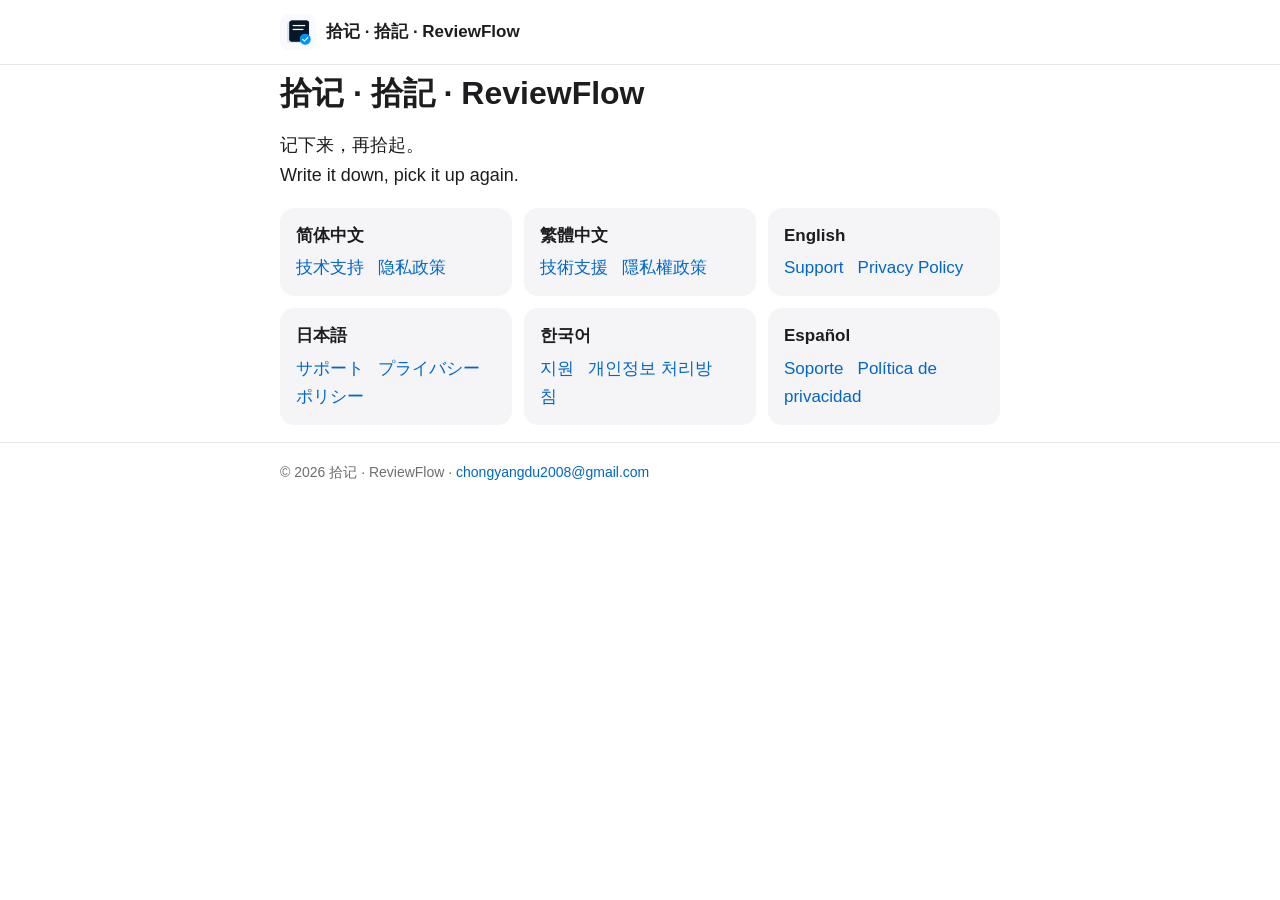
<file: index.html>
<!doctype html>
<html lang="zh-Hans">
<head>
<meta charset="utf-8">
<meta name="viewport" content="width=device-width, initial-scale=1">
<title>拾记 · 拾記 · ReviewFlow</title>
<meta name="description" content="拾记（ReviewFlow）的技术支持与隐私政策 · Support and Privacy Policy for ReviewFlow.">
<link rel="icon" href="assets/icon.png">
<link rel="stylesheet" href="style.css">
</head>
<body class="home">
<header><div class="wrap"><div class="bar"><span class="brand"><img src="assets/icon.png" alt="">拾记 · 拾記 · ReviewFlow</span></div></div></header>
<main class="wrap">
<h1>拾记 · 拾記 · ReviewFlow</h1>
<p class="lead">记下来，再拾起。<br><span lang="en">Write it down, pick it up again.</span></p>
<ul class="choices">
<li lang="zh-Hans"><strong>简体中文</strong><a href="zh-Hans/support.html">技术支持</a><a href="zh-Hans/privacy.html">隐私政策</a></li>
<li lang="zh-Hant"><strong>繁體中文</strong><a href="zh-Hant/support.html">技術支援</a><a href="zh-Hant/privacy.html">隱私權政策</a></li>
<li lang="en"><strong>English</strong><a href="en/support.html">Support</a><a href="en/privacy.html">Privacy Policy</a></li>
<li lang="ja"><strong>日本語</strong><a href="ja/support.html">サポート</a><a href="ja/privacy.html">プライバシーポリシー</a></li>
<li lang="ko"><strong>한국어</strong><a href="ko/support.html">지원</a><a href="ko/privacy.html">개인정보 처리방침</a></li>
<li lang="es"><strong>Español</strong><a href="es/support.html">Soporte</a><a href="es/privacy.html">Política de privacidad</a></li>
</ul>
</main>
<footer><div class="wrap">© 2026 拾记 · ReviewFlow · <a href="mailto:chongyangdu2008@gmail.com">chongyangdu2008@gmail.com</a></div></footer>
</body>
</html>
</file>
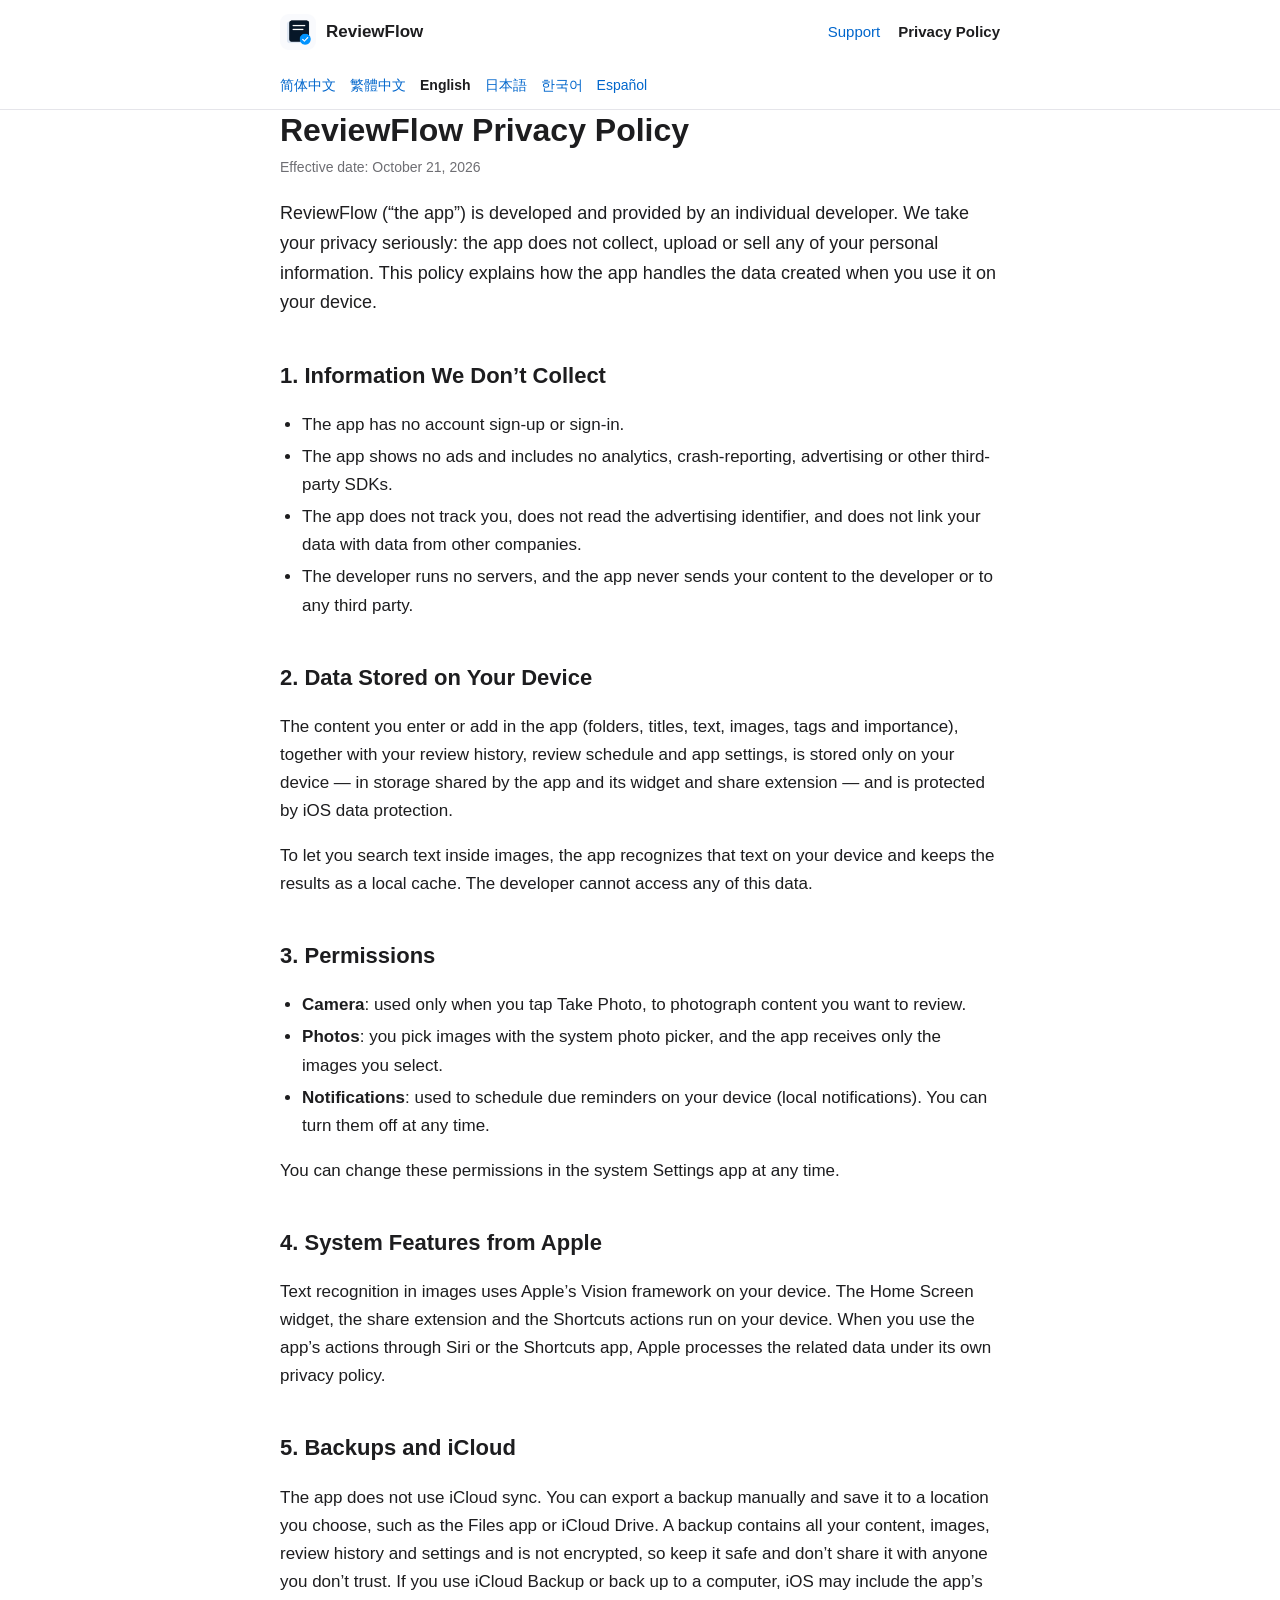
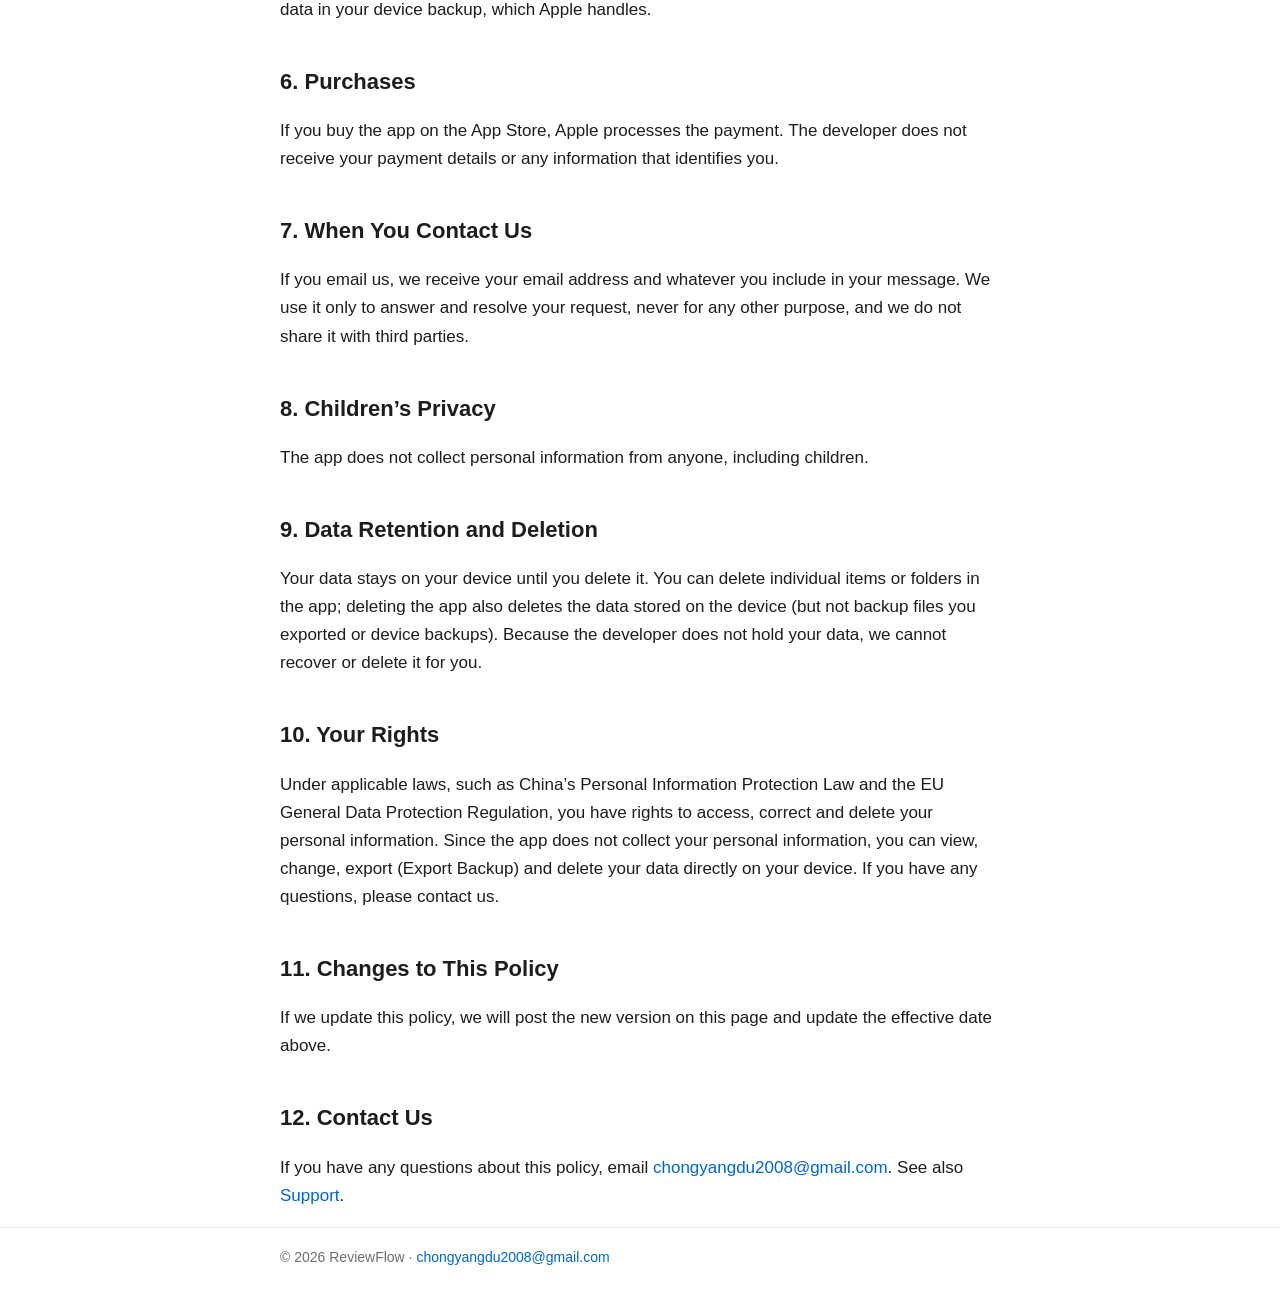
<file: en/privacy.html>
<!doctype html>
<html lang="en">
<head>
<meta charset="utf-8">
<meta name="viewport" content="width=device-width, initial-scale=1">
<title>Privacy Policy · ReviewFlow</title>
<meta name="description" content="ReviewFlow (“the app”) is developed and provided by an individual developer. We take your privacy seriously: the app does not collect, upload or sell any of your personal information. This policy explains how the app handles the data created when you use it on your device.">
<link rel="icon" href="../assets/icon.png">
<link rel="stylesheet" href="../style.css">
<link rel="alternate" hreflang="zh-Hans" href="../zh-Hans/privacy.html">
<link rel="alternate" hreflang="zh-Hant" href="../zh-Hant/privacy.html">
<link rel="alternate" hreflang="en" href="../en/privacy.html">
<link rel="alternate" hreflang="ja" href="../ja/privacy.html">
<link rel="alternate" hreflang="ko" href="../ko/privacy.html">
<link rel="alternate" hreflang="es" href="../es/privacy.html">
</head>
<body>
<header><div class="wrap">
<div class="bar"><a class="brand" href="../index.html"><img src="../assets/icon.png" alt="">ReviewFlow</a><nav class="pages"><a href="support.html">Support</a><a href="privacy.html" aria-current=page>Privacy Policy</a></nav></div>
<nav class="langs" aria-label="Language"><a href="../zh-Hans/privacy.html" lang="zh-Hans">简体中文</a> <a href="../zh-Hant/privacy.html" lang="zh-Hant">繁體中文</a> <a href="../en/privacy.html" lang="en" aria-current=true>English</a> <a href="../ja/privacy.html" lang="ja">日本語</a> <a href="../ko/privacy.html" lang="ko">한국어</a> <a href="../es/privacy.html" lang="es">Español</a></nav>
</div></header>
<main class="wrap">
<h1>ReviewFlow Privacy Policy</h1>
<p class="meta">Effective date: October 21, 2026</p>
<p class="lead">ReviewFlow (“the app”) is developed and provided by an individual developer. We take your privacy seriously: the app does not collect, upload or sell any of your personal information. This policy explains how the app handles the data created when you use it on your device.</p>
<h2>1. Information We Don’t Collect</h2>
<ul><li>The app has no account sign-up or sign-in.</li>
<li>The app shows no ads and includes no analytics, crash-reporting, advertising or other third-party SDKs.</li>
<li>The app does not track you, does not read the advertising identifier, and does not link your data with data from other companies.</li>
<li>The developer runs no servers, and the app never sends your content to the developer or to any third party.</li></ul>
<h2>2. Data Stored on Your Device</h2>
<p>The content you enter or add in the app (folders, titles, text, images, tags and importance), together with your review history, review schedule and app settings, is stored only on your device — in storage shared by the app and its widget and share extension — and is protected by iOS data protection.</p>
<p>To let you search text inside images, the app recognizes that text on your device and keeps the results as a local cache. The developer cannot access any of this data.</p>
<h2>3. Permissions</h2>
<ul><li><strong>Camera</strong>: used only when you tap Take Photo, to photograph content you want to review.</li>
<li><strong>Photos</strong>: you pick images with the system photo picker, and the app receives only the images you select.</li>
<li><strong>Notifications</strong>: used to schedule due reminders on your device (local notifications). You can turn them off at any time.</li></ul>
<p>You can change these permissions in the system Settings app at any time.</p>
<h2>4. System Features from Apple</h2>
<p>Text recognition in images uses Apple’s Vision framework on your device. The Home Screen widget, the share extension and the Shortcuts actions run on your device. When you use the app’s actions through Siri or the Shortcuts app, Apple processes the related data under its own privacy policy.</p>
<h2>5. Backups and iCloud</h2>
<p>The app does not use iCloud sync. You can export a backup manually and save it to a location you choose, such as the Files app or iCloud Drive. A backup contains all your content, images, review history and settings and is not encrypted, so keep it safe and don’t share it with anyone you don’t trust. If you use iCloud Backup or back up to a computer, iOS may include the app’s data in your device backup, which Apple handles.</p>
<h2>6. Purchases</h2>
<p>If you buy the app on the App Store, Apple processes the payment. The developer does not receive your payment details or any information that identifies you.</p>
<h2>7. When You Contact Us</h2>
<p>If you email us, we receive your email address and whatever you include in your message. We use it only to answer and resolve your request, never for any other purpose, and we do not share it with third parties.</p>
<h2>8. Children’s Privacy</h2>
<p>The app does not collect personal information from anyone, including children.</p>
<h2>9. Data Retention and Deletion</h2>
<p>Your data stays on your device until you delete it. You can delete individual items or folders in the app; deleting the app also deletes the data stored on the device (but not backup files you exported or device backups). Because the developer does not hold your data, we cannot recover or delete it for you.</p>
<h2>10. Your Rights</h2>
<p>Under applicable laws, such as China’s Personal Information Protection Law and the EU General Data Protection Regulation, you have rights to access, correct and delete your personal information. Since the app does not collect your personal information, you can view, change, export (Export Backup) and delete your data directly on your device. If you have any questions, please contact us.</p>
<h2>11. Changes to This Policy</h2>
<p>If we update this policy, we will post the new version on this page and update the effective date above.</p>
<h2>12. Contact Us</h2>
<p>If you have any questions about this policy, email <a href="mailto:chongyangdu2008@gmail.com">chongyangdu2008@gmail.com</a>. See also <a href="support.html">Support</a>.</p>
</main>
<footer><div class="wrap">© 2026 ReviewFlow · <a href="mailto:chongyangdu2008@gmail.com">chongyangdu2008@gmail.com</a></div></footer>
</body>
</html>
</file>
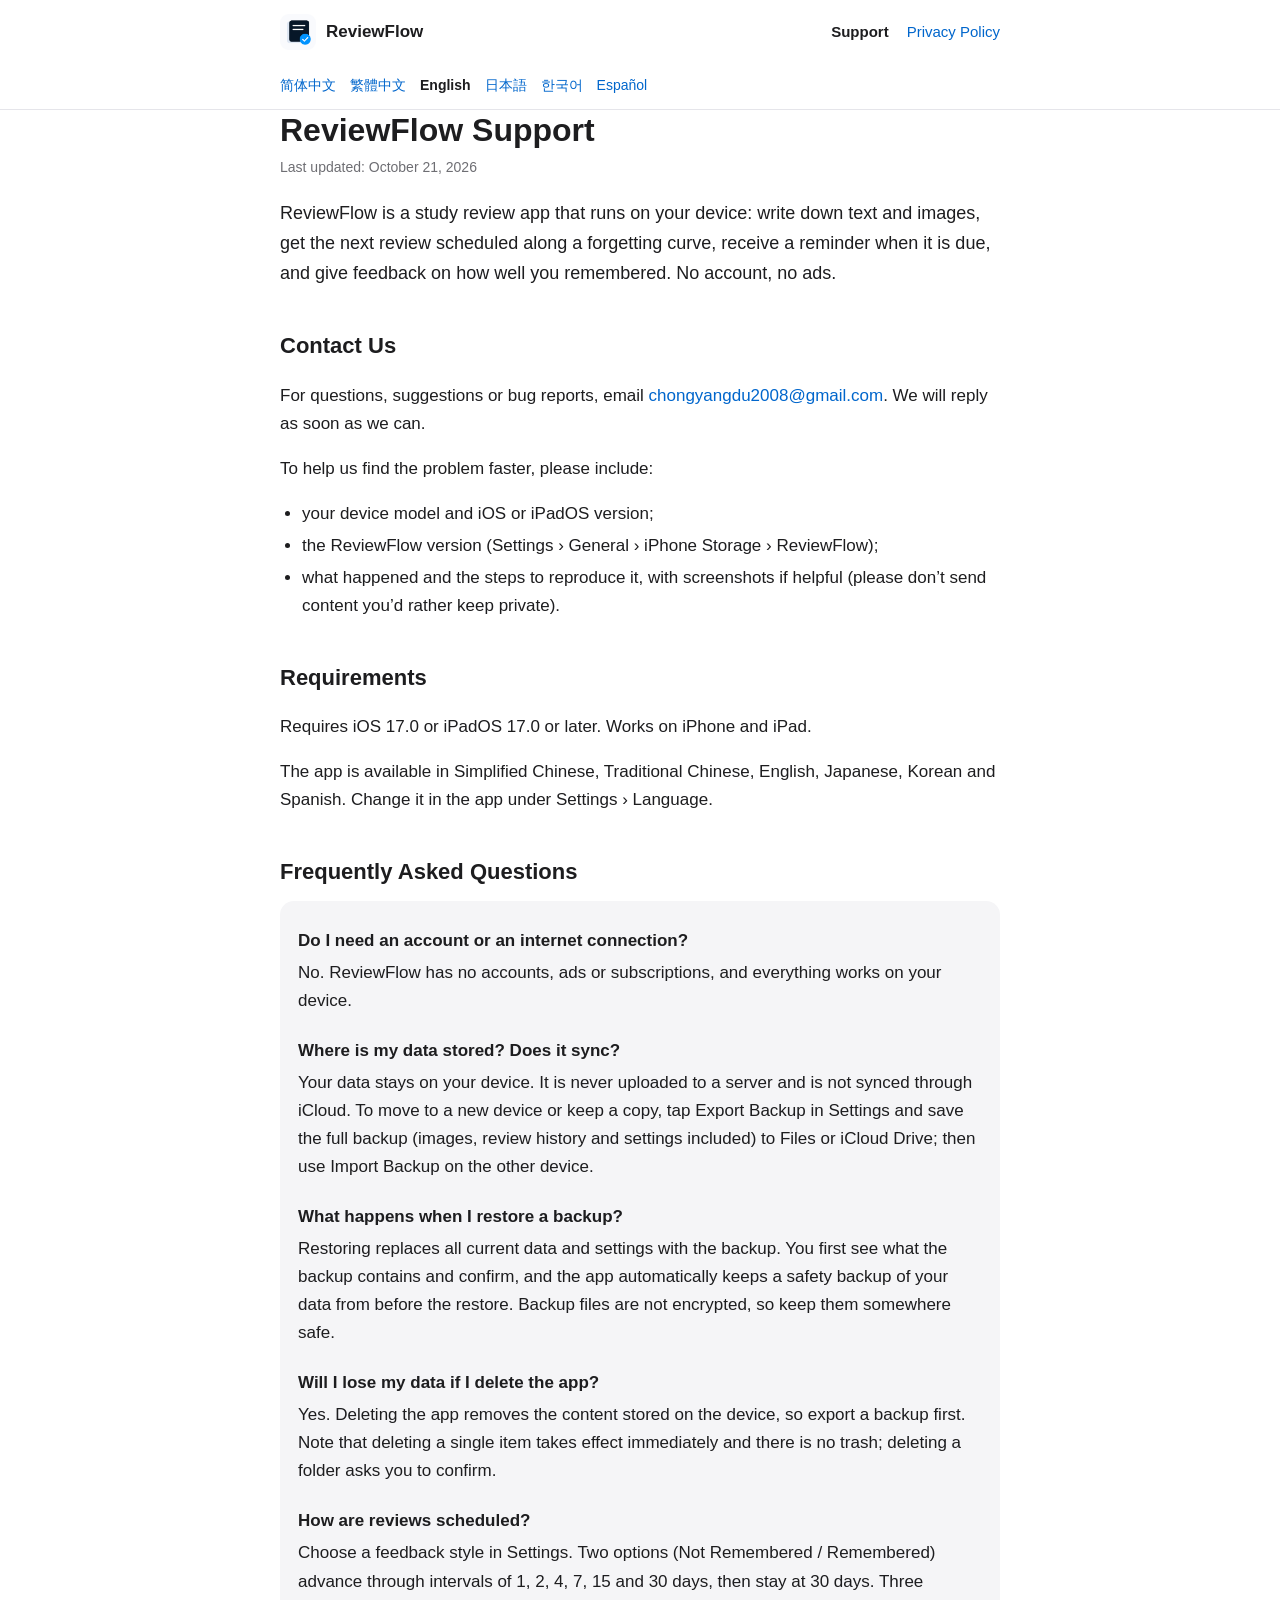
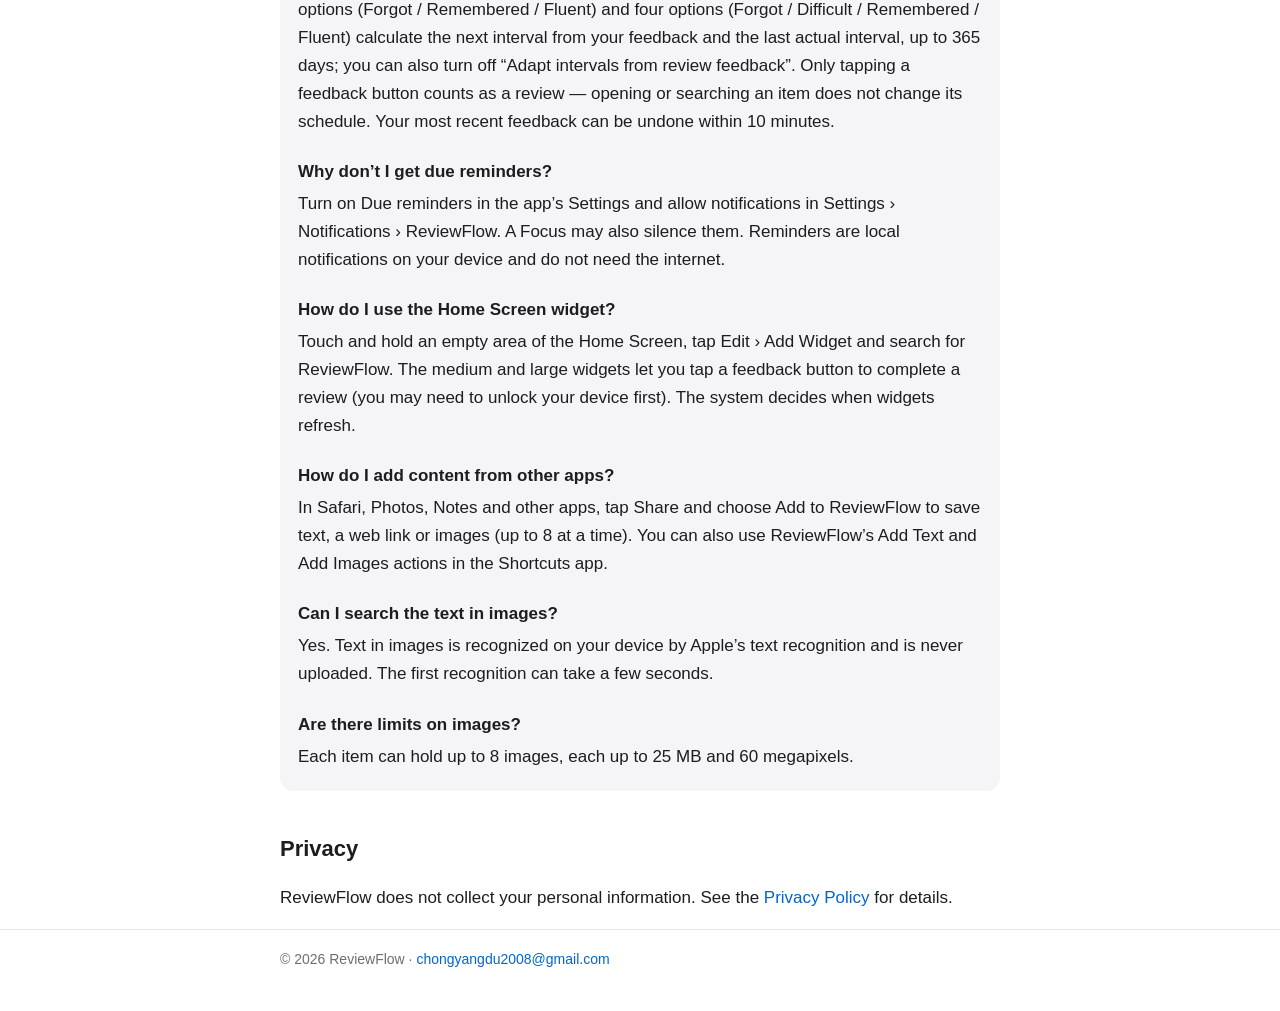
<file: en/support.html>
<!doctype html>
<html lang="en">
<head>
<meta charset="utf-8">
<meta name="viewport" content="width=device-width, initial-scale=1">
<title>Support · ReviewFlow</title>
<meta name="description" content="ReviewFlow is a study review app that runs on your device: write down text and images, get the next review scheduled along a forgetting curve, receive a reminder when it is due, and give feedback on how well you remembered. No account, no ads.">
<link rel="icon" href="../assets/icon.png">
<link rel="stylesheet" href="../style.css">
<link rel="alternate" hreflang="zh-Hans" href="../zh-Hans/support.html">
<link rel="alternate" hreflang="zh-Hant" href="../zh-Hant/support.html">
<link rel="alternate" hreflang="en" href="../en/support.html">
<link rel="alternate" hreflang="ja" href="../ja/support.html">
<link rel="alternate" hreflang="ko" href="../ko/support.html">
<link rel="alternate" hreflang="es" href="../es/support.html">
</head>
<body>
<header><div class="wrap">
<div class="bar"><a class="brand" href="../index.html"><img src="../assets/icon.png" alt="">ReviewFlow</a><nav class="pages"><a href="support.html" aria-current=page>Support</a><a href="privacy.html">Privacy Policy</a></nav></div>
<nav class="langs" aria-label="Language"><a href="../zh-Hans/support.html" lang="zh-Hans">简体中文</a> <a href="../zh-Hant/support.html" lang="zh-Hant">繁體中文</a> <a href="../en/support.html" lang="en" aria-current=true>English</a> <a href="../ja/support.html" lang="ja">日本語</a> <a href="../ko/support.html" lang="ko">한국어</a> <a href="../es/support.html" lang="es">Español</a></nav>
</div></header>
<main class="wrap">
<h1>ReviewFlow Support</h1>
<p class="meta">Last updated: October 21, 2026</p>
<p class="lead">ReviewFlow is a study review app that runs on your device: write down text and images, get the next review scheduled along a forgetting curve, receive a reminder when it is due, and give feedback on how well you remembered. No account, no ads.</p>
<h2>Contact Us</h2>
<p>For questions, suggestions or bug reports, email <a href="mailto:chongyangdu2008@gmail.com">chongyangdu2008@gmail.com</a>. We will reply as soon as we can.</p>
<p>To help us find the problem faster, please include:</p>
<ul><li>your device model and iOS or iPadOS version;</li>
<li>the ReviewFlow version (Settings › General › iPhone Storage › ReviewFlow);</li>
<li>what happened and the steps to reproduce it, with screenshots if helpful (please don’t send content you’d rather keep private).</li></ul>
<h2>Requirements</h2>
<p>Requires iOS 17.0 or iPadOS 17.0 or later. Works on iPhone and iPad.</p>
<p>The app is available in Simplified Chinese, Traditional Chinese, English, Japanese, Korean and Spanish. Change it in the app under Settings › Language.</p>
<h2>Frequently Asked Questions</h2>
<div class="faq">
<h3>Do I need an account or an internet connection?</h3>
<p>No. ReviewFlow has no accounts, ads or subscriptions, and everything works on your device.</p>
<h3>Where is my data stored? Does it sync?</h3>
<p>Your data stays on your device. It is never uploaded to a server and is not synced through iCloud. To move to a new device or keep a copy, tap Export Backup in Settings and save the full backup (images, review history and settings included) to Files or iCloud Drive; then use Import Backup on the other device.</p>
<h3>What happens when I restore a backup?</h3>
<p>Restoring replaces all current data and settings with the backup. You first see what the backup contains and confirm, and the app automatically keeps a safety backup of your data from before the restore. Backup files are not encrypted, so keep them somewhere safe.</p>
<h3>Will I lose my data if I delete the app?</h3>
<p>Yes. Deleting the app removes the content stored on the device, so export a backup first. Note that deleting a single item takes effect immediately and there is no trash; deleting a folder asks you to confirm.</p>
<h3>How are reviews scheduled?</h3>
<p>Choose a feedback style in Settings. Two options (Not Remembered / Remembered) advance through intervals of 1, 2, 4, 7, 15 and 30 days, then stay at 30 days. Three options (Forgot / Remembered / Fluent) and four options (Forgot / Difficult / Remembered / Fluent) calculate the next interval from your feedback and the last actual interval, up to 365 days; you can also turn off “Adapt intervals from review feedback”. Only tapping a feedback button counts as a review — opening or searching an item does not change its schedule. Your most recent feedback can be undone within 10 minutes.</p>
<h3>Why don’t I get due reminders?</h3>
<p>Turn on Due reminders in the app’s Settings and allow notifications in Settings › Notifications › ReviewFlow. A Focus may also silence them. Reminders are local notifications on your device and do not need the internet.</p>
<h3>How do I use the Home Screen widget?</h3>
<p>Touch and hold an empty area of the Home Screen, tap Edit › Add Widget and search for ReviewFlow. The medium and large widgets let you tap a feedback button to complete a review (you may need to unlock your device first). The system decides when widgets refresh.</p>
<h3>How do I add content from other apps?</h3>
<p>In Safari, Photos, Notes and other apps, tap Share and choose Add to ReviewFlow to save text, a web link or images (up to 8 at a time). You can also use ReviewFlow’s Add Text and Add Images actions in the Shortcuts app.</p>
<h3>Can I search the text in images?</h3>
<p>Yes. Text in images is recognized on your device by Apple’s text recognition and is never uploaded. The first recognition can take a few seconds.</p>
<h3>Are there limits on images?</h3>
<p>Each item can hold up to 8 images, each up to 25 MB and 60 megapixels.</p>
</div>
<h2>Privacy</h2>
<p>ReviewFlow does not collect your personal information. See the <a href="privacy.html">Privacy Policy</a> for details.</p>
</main>
<footer><div class="wrap">© 2026 ReviewFlow · <a href="mailto:chongyangdu2008@gmail.com">chongyangdu2008@gmail.com</a></div></footer>
</body>
</html>
</file>
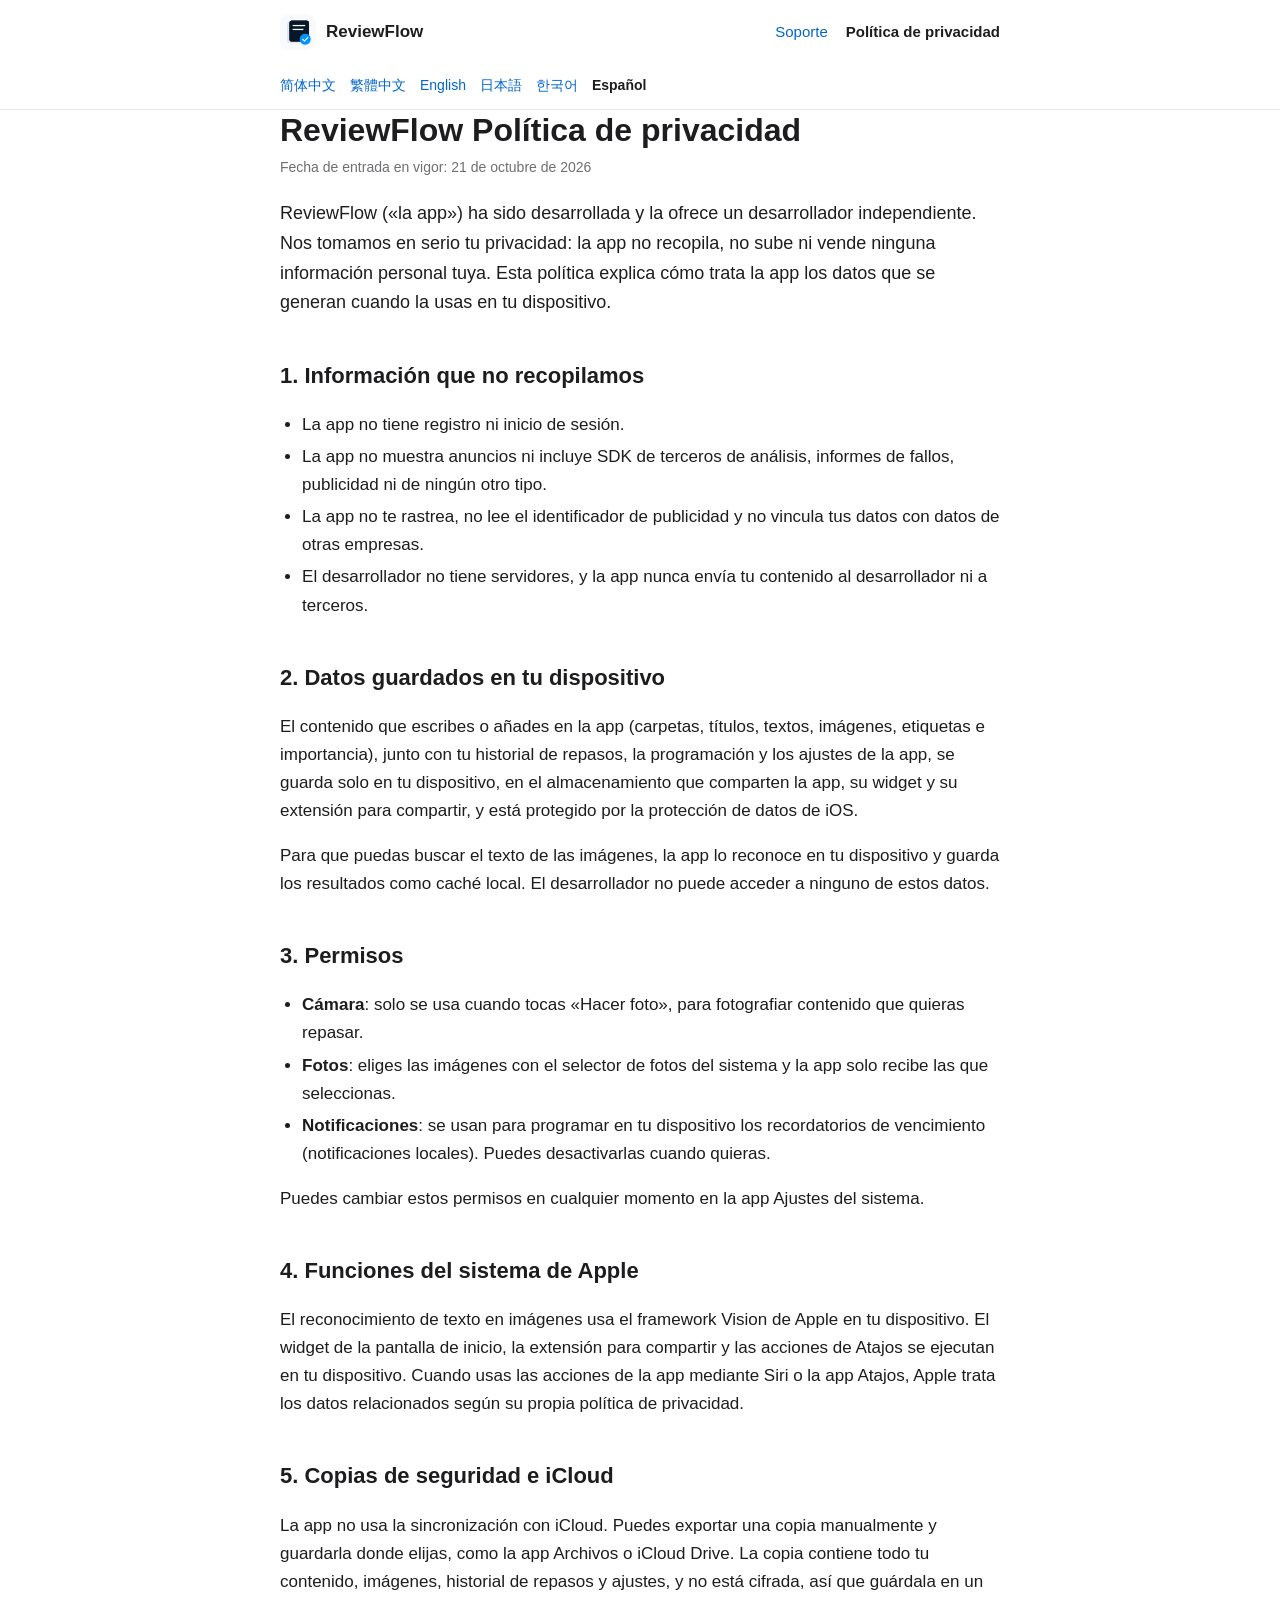
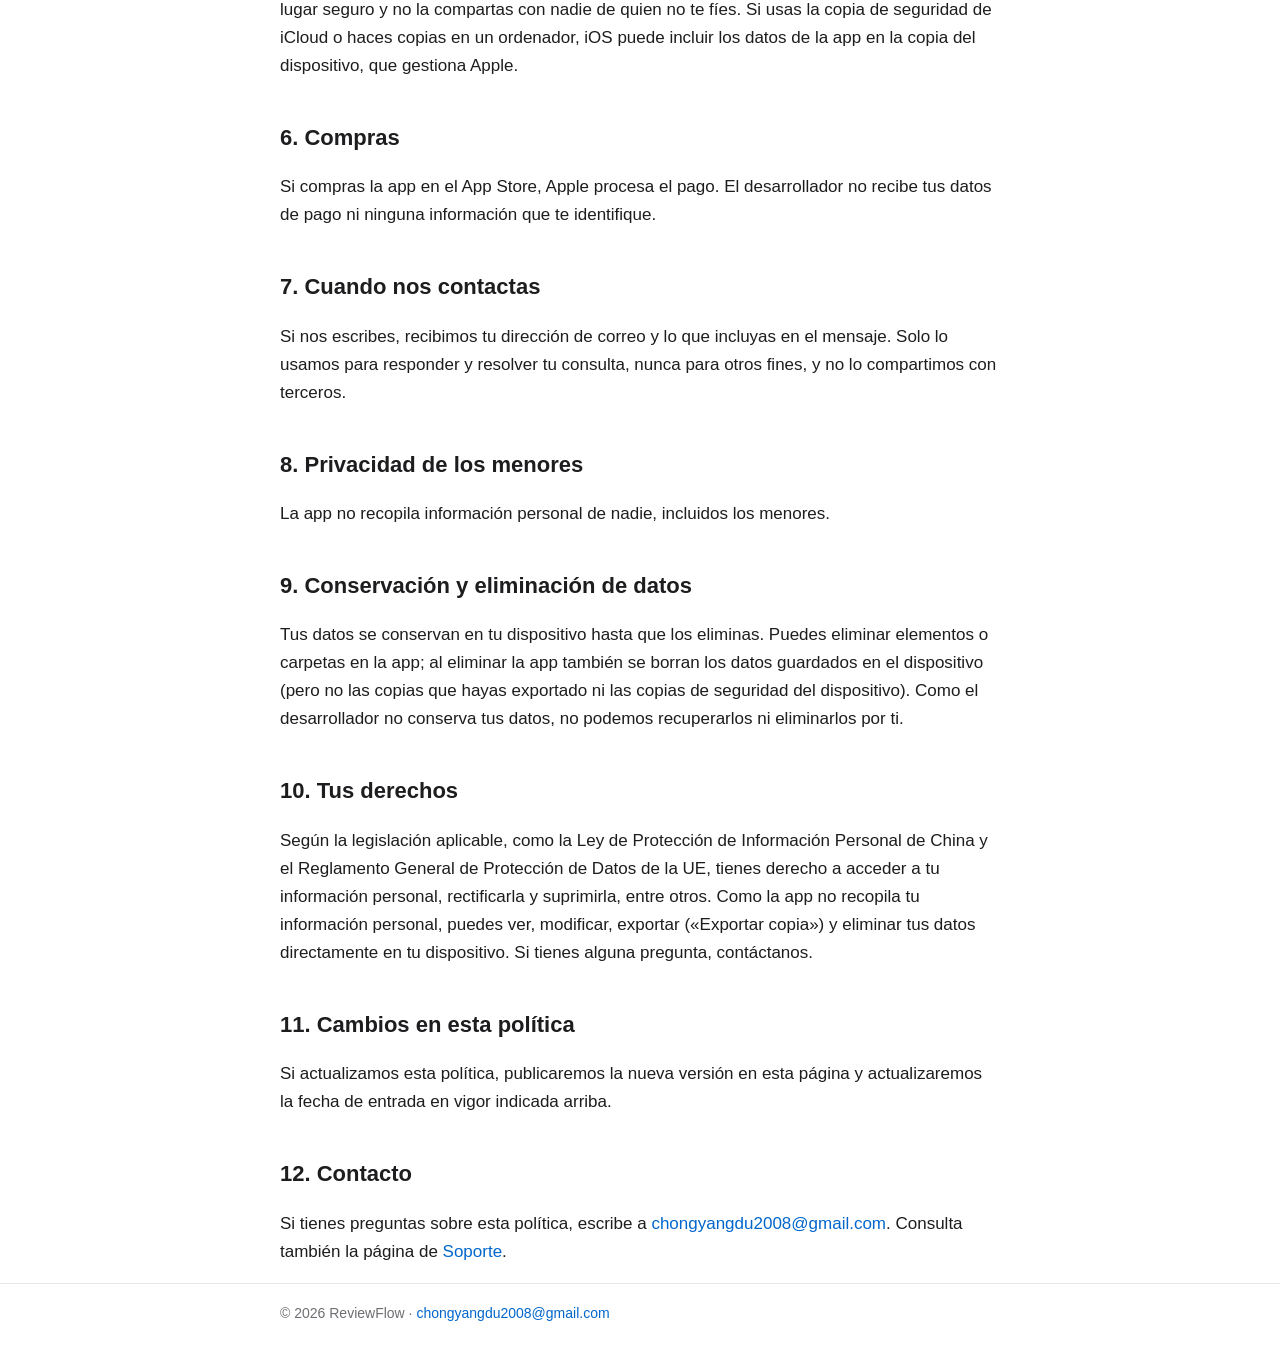
<file: es/privacy.html>
<!doctype html>
<html lang="es">
<head>
<meta charset="utf-8">
<meta name="viewport" content="width=device-width, initial-scale=1">
<title>Política de privacidad · ReviewFlow</title>
<meta name="description" content="ReviewFlow («la app») ha sido desarrollada y la ofrece un desarrollador independiente. Nos tomamos en serio tu privacidad: la app no recopila, no sube ni vende ninguna información personal tuya. Esta política explica cómo trata la app los datos que se generan cuando la usas en tu dispositivo.">
<link rel="icon" href="../assets/icon.png">
<link rel="stylesheet" href="../style.css">
<link rel="alternate" hreflang="zh-Hans" href="../zh-Hans/privacy.html">
<link rel="alternate" hreflang="zh-Hant" href="../zh-Hant/privacy.html">
<link rel="alternate" hreflang="en" href="../en/privacy.html">
<link rel="alternate" hreflang="ja" href="../ja/privacy.html">
<link rel="alternate" hreflang="ko" href="../ko/privacy.html">
<link rel="alternate" hreflang="es" href="../es/privacy.html">
</head>
<body>
<header><div class="wrap">
<div class="bar"><a class="brand" href="../index.html"><img src="../assets/icon.png" alt="">ReviewFlow</a><nav class="pages"><a href="support.html">Soporte</a><a href="privacy.html" aria-current=page>Política de privacidad</a></nav></div>
<nav class="langs" aria-label="Idioma"><a href="../zh-Hans/privacy.html" lang="zh-Hans">简体中文</a> <a href="../zh-Hant/privacy.html" lang="zh-Hant">繁體中文</a> <a href="../en/privacy.html" lang="en">English</a> <a href="../ja/privacy.html" lang="ja">日本語</a> <a href="../ko/privacy.html" lang="ko">한국어</a> <a href="../es/privacy.html" lang="es" aria-current=true>Español</a></nav>
</div></header>
<main class="wrap">
<h1>ReviewFlow Política de privacidad</h1>
<p class="meta">Fecha de entrada en vigor: 21 de octubre de 2026</p>
<p class="lead">ReviewFlow («la app») ha sido desarrollada y la ofrece un desarrollador independiente. Nos tomamos en serio tu privacidad: la app no recopila, no sube ni vende ninguna información personal tuya. Esta política explica cómo trata la app los datos que se generan cuando la usas en tu dispositivo.</p>
<h2>1. Información que no recopilamos</h2>
<ul><li>La app no tiene registro ni inicio de sesión.</li>
<li>La app no muestra anuncios ni incluye SDK de terceros de análisis, informes de fallos, publicidad ni de ningún otro tipo.</li>
<li>La app no te rastrea, no lee el identificador de publicidad y no vincula tus datos con datos de otras empresas.</li>
<li>El desarrollador no tiene servidores, y la app nunca envía tu contenido al desarrollador ni a terceros.</li></ul>
<h2>2. Datos guardados en tu dispositivo</h2>
<p>El contenido que escribes o añades en la app (carpetas, títulos, textos, imágenes, etiquetas e importancia), junto con tu historial de repasos, la programación y los ajustes de la app, se guarda solo en tu dispositivo, en el almacenamiento que comparten la app, su widget y su extensión para compartir, y está protegido por la protección de datos de iOS.</p>
<p>Para que puedas buscar el texto de las imágenes, la app lo reconoce en tu dispositivo y guarda los resultados como caché local. El desarrollador no puede acceder a ninguno de estos datos.</p>
<h2>3. Permisos</h2>
<ul><li><strong>Cámara</strong>: solo se usa cuando tocas «Hacer foto», para fotografiar contenido que quieras repasar.</li>
<li><strong>Fotos</strong>: eliges las imágenes con el selector de fotos del sistema y la app solo recibe las que seleccionas.</li>
<li><strong>Notificaciones</strong>: se usan para programar en tu dispositivo los recordatorios de vencimiento (notificaciones locales). Puedes desactivarlas cuando quieras.</li></ul>
<p>Puedes cambiar estos permisos en cualquier momento en la app Ajustes del sistema.</p>
<h2>4. Funciones del sistema de Apple</h2>
<p>El reconocimiento de texto en imágenes usa el framework Vision de Apple en tu dispositivo. El widget de la pantalla de inicio, la extensión para compartir y las acciones de Atajos se ejecutan en tu dispositivo. Cuando usas las acciones de la app mediante Siri o la app Atajos, Apple trata los datos relacionados según su propia política de privacidad.</p>
<h2>5. Copias de seguridad e iCloud</h2>
<p>La app no usa la sincronización con iCloud. Puedes exportar una copia manualmente y guardarla donde elijas, como la app Archivos o iCloud Drive. La copia contiene todo tu contenido, imágenes, historial de repasos y ajustes, y no está cifrada, así que guárdala en un lugar seguro y no la compartas con nadie de quien no te fíes. Si usas la copia de seguridad de iCloud o haces copias en un ordenador, iOS puede incluir los datos de la app en la copia del dispositivo, que gestiona Apple.</p>
<h2>6. Compras</h2>
<p>Si compras la app en el App Store, Apple procesa el pago. El desarrollador no recibe tus datos de pago ni ninguna información que te identifique.</p>
<h2>7. Cuando nos contactas</h2>
<p>Si nos escribes, recibimos tu dirección de correo y lo que incluyas en el mensaje. Solo lo usamos para responder y resolver tu consulta, nunca para otros fines, y no lo compartimos con terceros.</p>
<h2>8. Privacidad de los menores</h2>
<p>La app no recopila información personal de nadie, incluidos los menores.</p>
<h2>9. Conservación y eliminación de datos</h2>
<p>Tus datos se conservan en tu dispositivo hasta que los eliminas. Puedes eliminar elementos o carpetas en la app; al eliminar la app también se borran los datos guardados en el dispositivo (pero no las copias que hayas exportado ni las copias de seguridad del dispositivo). Como el desarrollador no conserva tus datos, no podemos recuperarlos ni eliminarlos por ti.</p>
<h2>10. Tus derechos</h2>
<p>Según la legislación aplicable, como la Ley de Protección de Información Personal de China y el Reglamento General de Protección de Datos de la UE, tienes derecho a acceder a tu información personal, rectificarla y suprimirla, entre otros. Como la app no recopila tu información personal, puedes ver, modificar, exportar («Exportar copia») y eliminar tus datos directamente en tu dispositivo. Si tienes alguna pregunta, contáctanos.</p>
<h2>11. Cambios en esta política</h2>
<p>Si actualizamos esta política, publicaremos la nueva versión en esta página y actualizaremos la fecha de entrada en vigor indicada arriba.</p>
<h2>12. Contacto</h2>
<p>Si tienes preguntas sobre esta política, escribe a <a href="mailto:chongyangdu2008@gmail.com">chongyangdu2008@gmail.com</a>. Consulta también la página de <a href="support.html">Soporte</a>.</p>
</main>
<footer><div class="wrap">© 2026 ReviewFlow · <a href="mailto:chongyangdu2008@gmail.com">chongyangdu2008@gmail.com</a></div></footer>
</body>
</html>
</file>
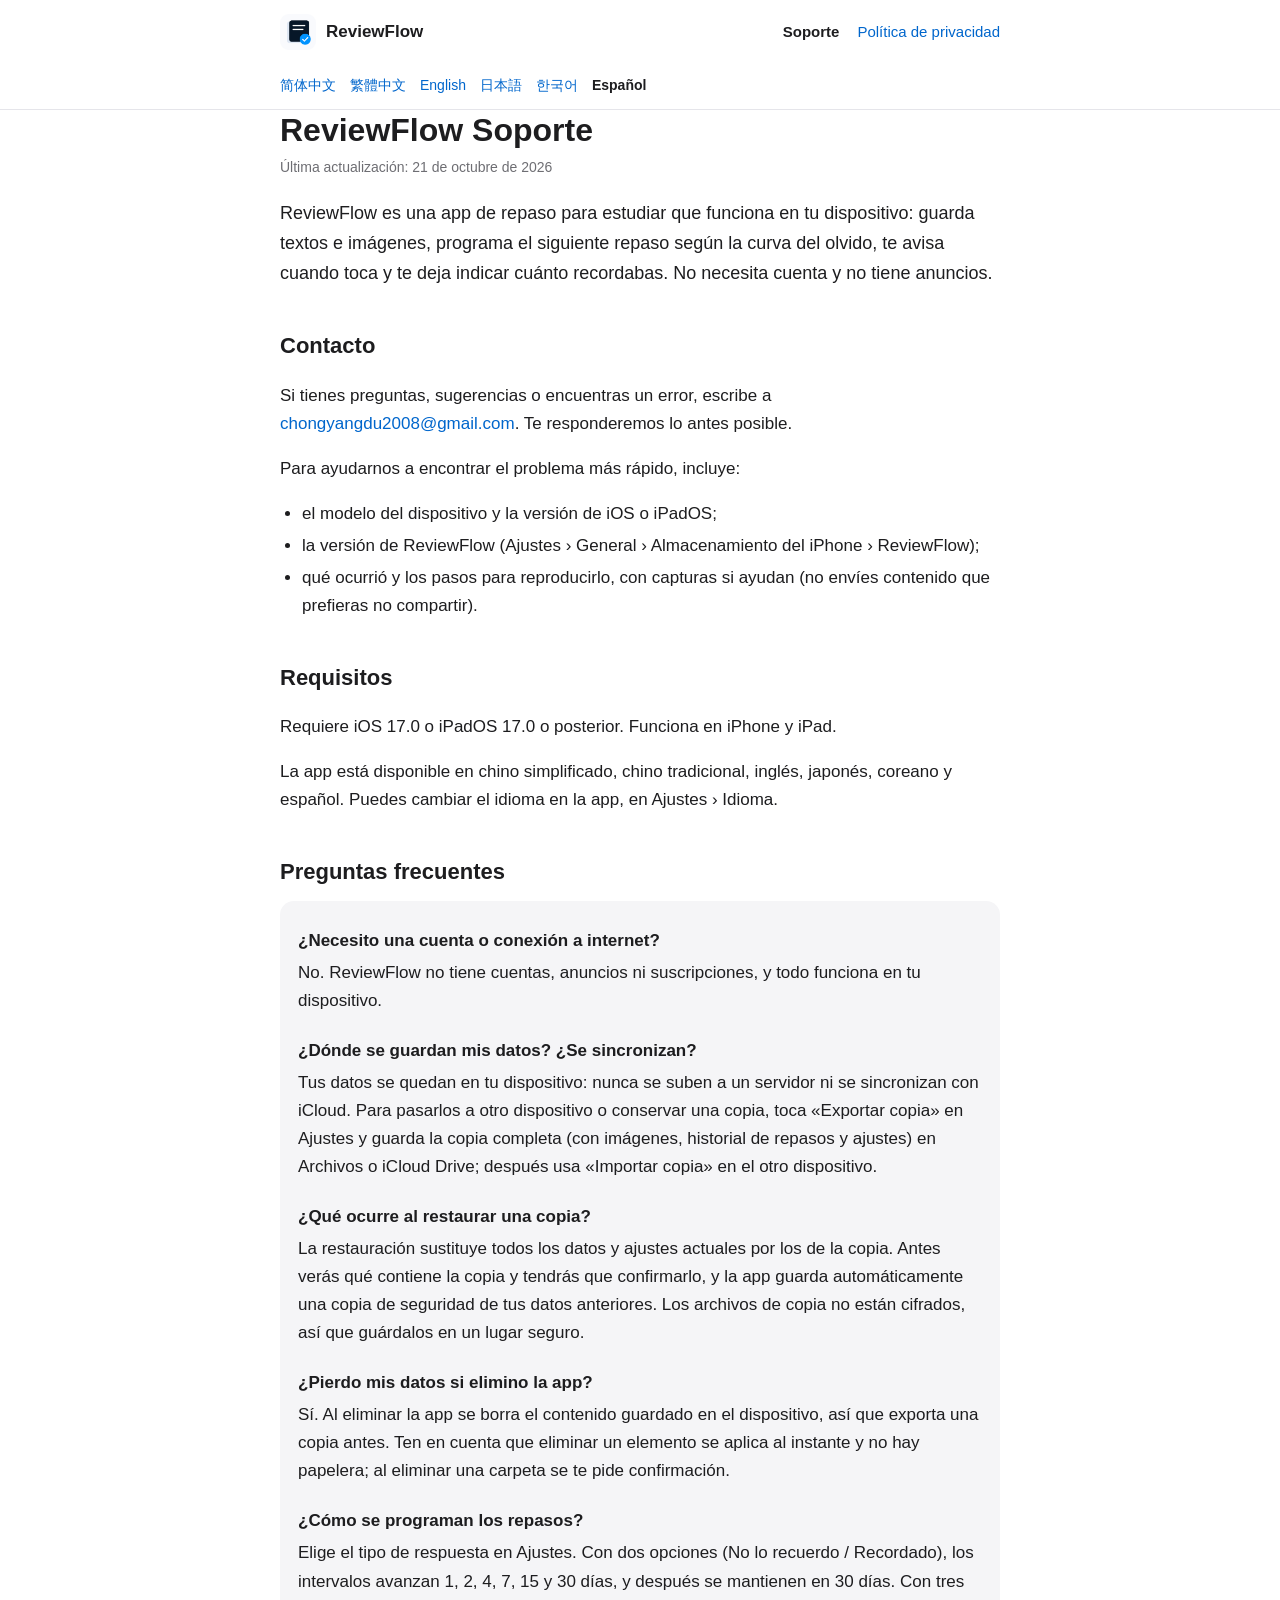
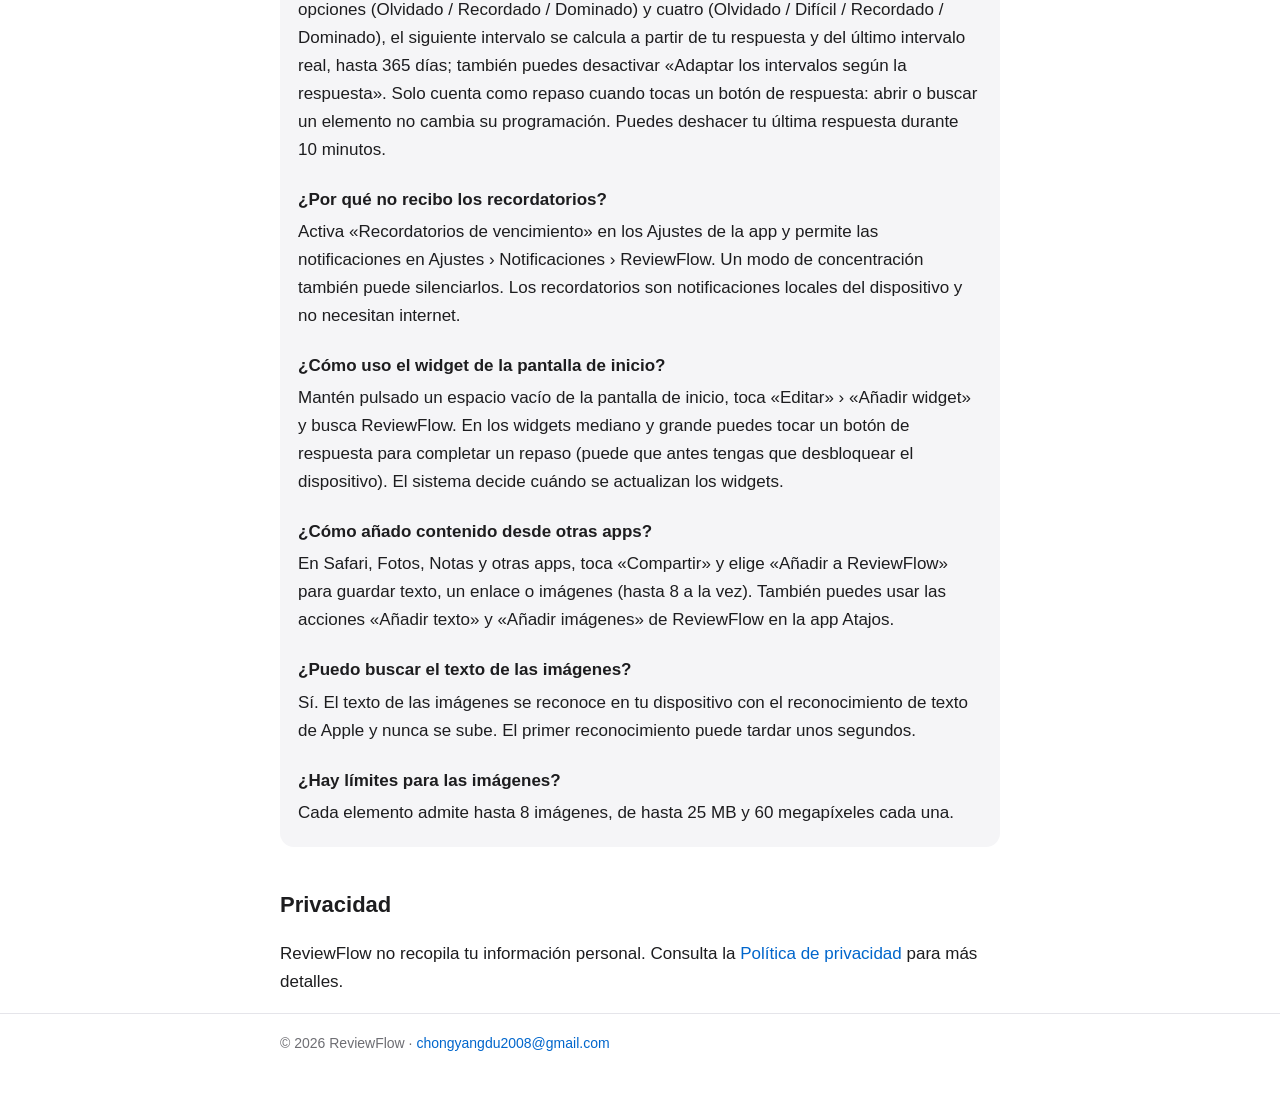
<file: es/support.html>
<!doctype html>
<html lang="es">
<head>
<meta charset="utf-8">
<meta name="viewport" content="width=device-width, initial-scale=1">
<title>Soporte · ReviewFlow</title>
<meta name="description" content="ReviewFlow es una app de repaso para estudiar que funciona en tu dispositivo: guarda textos e imágenes, programa el siguiente repaso según la curva del olvido, te avisa cuando toca y te deja indicar cuánto recordabas. No necesita cuenta y no tiene anuncios.">
<link rel="icon" href="../assets/icon.png">
<link rel="stylesheet" href="../style.css">
<link rel="alternate" hreflang="zh-Hans" href="../zh-Hans/support.html">
<link rel="alternate" hreflang="zh-Hant" href="../zh-Hant/support.html">
<link rel="alternate" hreflang="en" href="../en/support.html">
<link rel="alternate" hreflang="ja" href="../ja/support.html">
<link rel="alternate" hreflang="ko" href="../ko/support.html">
<link rel="alternate" hreflang="es" href="../es/support.html">
</head>
<body>
<header><div class="wrap">
<div class="bar"><a class="brand" href="../index.html"><img src="../assets/icon.png" alt="">ReviewFlow</a><nav class="pages"><a href="support.html" aria-current=page>Soporte</a><a href="privacy.html">Política de privacidad</a></nav></div>
<nav class="langs" aria-label="Idioma"><a href="../zh-Hans/support.html" lang="zh-Hans">简体中文</a> <a href="../zh-Hant/support.html" lang="zh-Hant">繁體中文</a> <a href="../en/support.html" lang="en">English</a> <a href="../ja/support.html" lang="ja">日本語</a> <a href="../ko/support.html" lang="ko">한국어</a> <a href="../es/support.html" lang="es" aria-current=true>Español</a></nav>
</div></header>
<main class="wrap">
<h1>ReviewFlow Soporte</h1>
<p class="meta">Última actualización: 21 de octubre de 2026</p>
<p class="lead">ReviewFlow es una app de repaso para estudiar que funciona en tu dispositivo: guarda textos e imágenes, programa el siguiente repaso según la curva del olvido, te avisa cuando toca y te deja indicar cuánto recordabas. No necesita cuenta y no tiene anuncios.</p>
<h2>Contacto</h2>
<p>Si tienes preguntas, sugerencias o encuentras un error, escribe a <a href="mailto:chongyangdu2008@gmail.com">chongyangdu2008@gmail.com</a>. Te responderemos lo antes posible.</p>
<p>Para ayudarnos a encontrar el problema más rápido, incluye:</p>
<ul><li>el modelo del dispositivo y la versión de iOS o iPadOS;</li>
<li>la versión de ReviewFlow (Ajustes › General › Almacenamiento del iPhone › ReviewFlow);</li>
<li>qué ocurrió y los pasos para reproducirlo, con capturas si ayudan (no envíes contenido que prefieras no compartir).</li></ul>
<h2>Requisitos</h2>
<p>Requiere iOS 17.0 o iPadOS 17.0 o posterior. Funciona en iPhone y iPad.</p>
<p>La app está disponible en chino simplificado, chino tradicional, inglés, japonés, coreano y español. Puedes cambiar el idioma en la app, en Ajustes › Idioma.</p>
<h2>Preguntas frecuentes</h2>
<div class="faq">
<h3>¿Necesito una cuenta o conexión a internet?</h3>
<p>No. ReviewFlow no tiene cuentas, anuncios ni suscripciones, y todo funciona en tu dispositivo.</p>
<h3>¿Dónde se guardan mis datos? ¿Se sincronizan?</h3>
<p>Tus datos se quedan en tu dispositivo: nunca se suben a un servidor ni se sincronizan con iCloud. Para pasarlos a otro dispositivo o conservar una copia, toca «Exportar copia» en Ajustes y guarda la copia completa (con imágenes, historial de repasos y ajustes) en Archivos o iCloud Drive; después usa «Importar copia» en el otro dispositivo.</p>
<h3>¿Qué ocurre al restaurar una copia?</h3>
<p>La restauración sustituye todos los datos y ajustes actuales por los de la copia. Antes verás qué contiene la copia y tendrás que confirmarlo, y la app guarda automáticamente una copia de seguridad de tus datos anteriores. Los archivos de copia no están cifrados, así que guárdalos en un lugar seguro.</p>
<h3>¿Pierdo mis datos si elimino la app?</h3>
<p>Sí. Al eliminar la app se borra el contenido guardado en el dispositivo, así que exporta una copia antes. Ten en cuenta que eliminar un elemento se aplica al instante y no hay papelera; al eliminar una carpeta se te pide confirmación.</p>
<h3>¿Cómo se programan los repasos?</h3>
<p>Elige el tipo de respuesta en Ajustes. Con dos opciones (No lo recuerdo / Recordado), los intervalos avanzan 1, 2, 4, 7, 15 y 30 días, y después se mantienen en 30 días. Con tres opciones (Olvidado / Recordado / Dominado) y cuatro (Olvidado / Difícil / Recordado / Dominado), el siguiente intervalo se calcula a partir de tu respuesta y del último intervalo real, hasta 365 días; también puedes desactivar «Adaptar los intervalos según la respuesta». Solo cuenta como repaso cuando tocas un botón de respuesta: abrir o buscar un elemento no cambia su programación. Puedes deshacer tu última respuesta durante 10 minutos.</p>
<h3>¿Por qué no recibo los recordatorios?</h3>
<p>Activa «Recordatorios de vencimiento» en los Ajustes de la app y permite las notificaciones en Ajustes › Notificaciones › ReviewFlow. Un modo de concentración también puede silenciarlos. Los recordatorios son notificaciones locales del dispositivo y no necesitan internet.</p>
<h3>¿Cómo uso el widget de la pantalla de inicio?</h3>
<p>Mantén pulsado un espacio vacío de la pantalla de inicio, toca «Editar» › «Añadir widget» y busca ReviewFlow. En los widgets mediano y grande puedes tocar un botón de respuesta para completar un repaso (puede que antes tengas que desbloquear el dispositivo). El sistema decide cuándo se actualizan los widgets.</p>
<h3>¿Cómo añado contenido desde otras apps?</h3>
<p>En Safari, Fotos, Notas y otras apps, toca «Compartir» y elige «Añadir a ReviewFlow» para guardar texto, un enlace o imágenes (hasta 8 a la vez). También puedes usar las acciones «Añadir texto» y «Añadir imágenes» de ReviewFlow en la app Atajos.</p>
<h3>¿Puedo buscar el texto de las imágenes?</h3>
<p>Sí. El texto de las imágenes se reconoce en tu dispositivo con el reconocimiento de texto de Apple y nunca se sube. El primer reconocimiento puede tardar unos segundos.</p>
<h3>¿Hay límites para las imágenes?</h3>
<p>Cada elemento admite hasta 8 imágenes, de hasta 25 MB y 60 megapíxeles cada una.</p>
</div>
<h2>Privacidad</h2>
<p>ReviewFlow no recopila tu información personal. Consulta la <a href="privacy.html">Política de privacidad</a> para más detalles.</p>
</main>
<footer><div class="wrap">© 2026 ReviewFlow · <a href="mailto:chongyangdu2008@gmail.com">chongyangdu2008@gmail.com</a></div></footer>
</body>
</html>
</file>
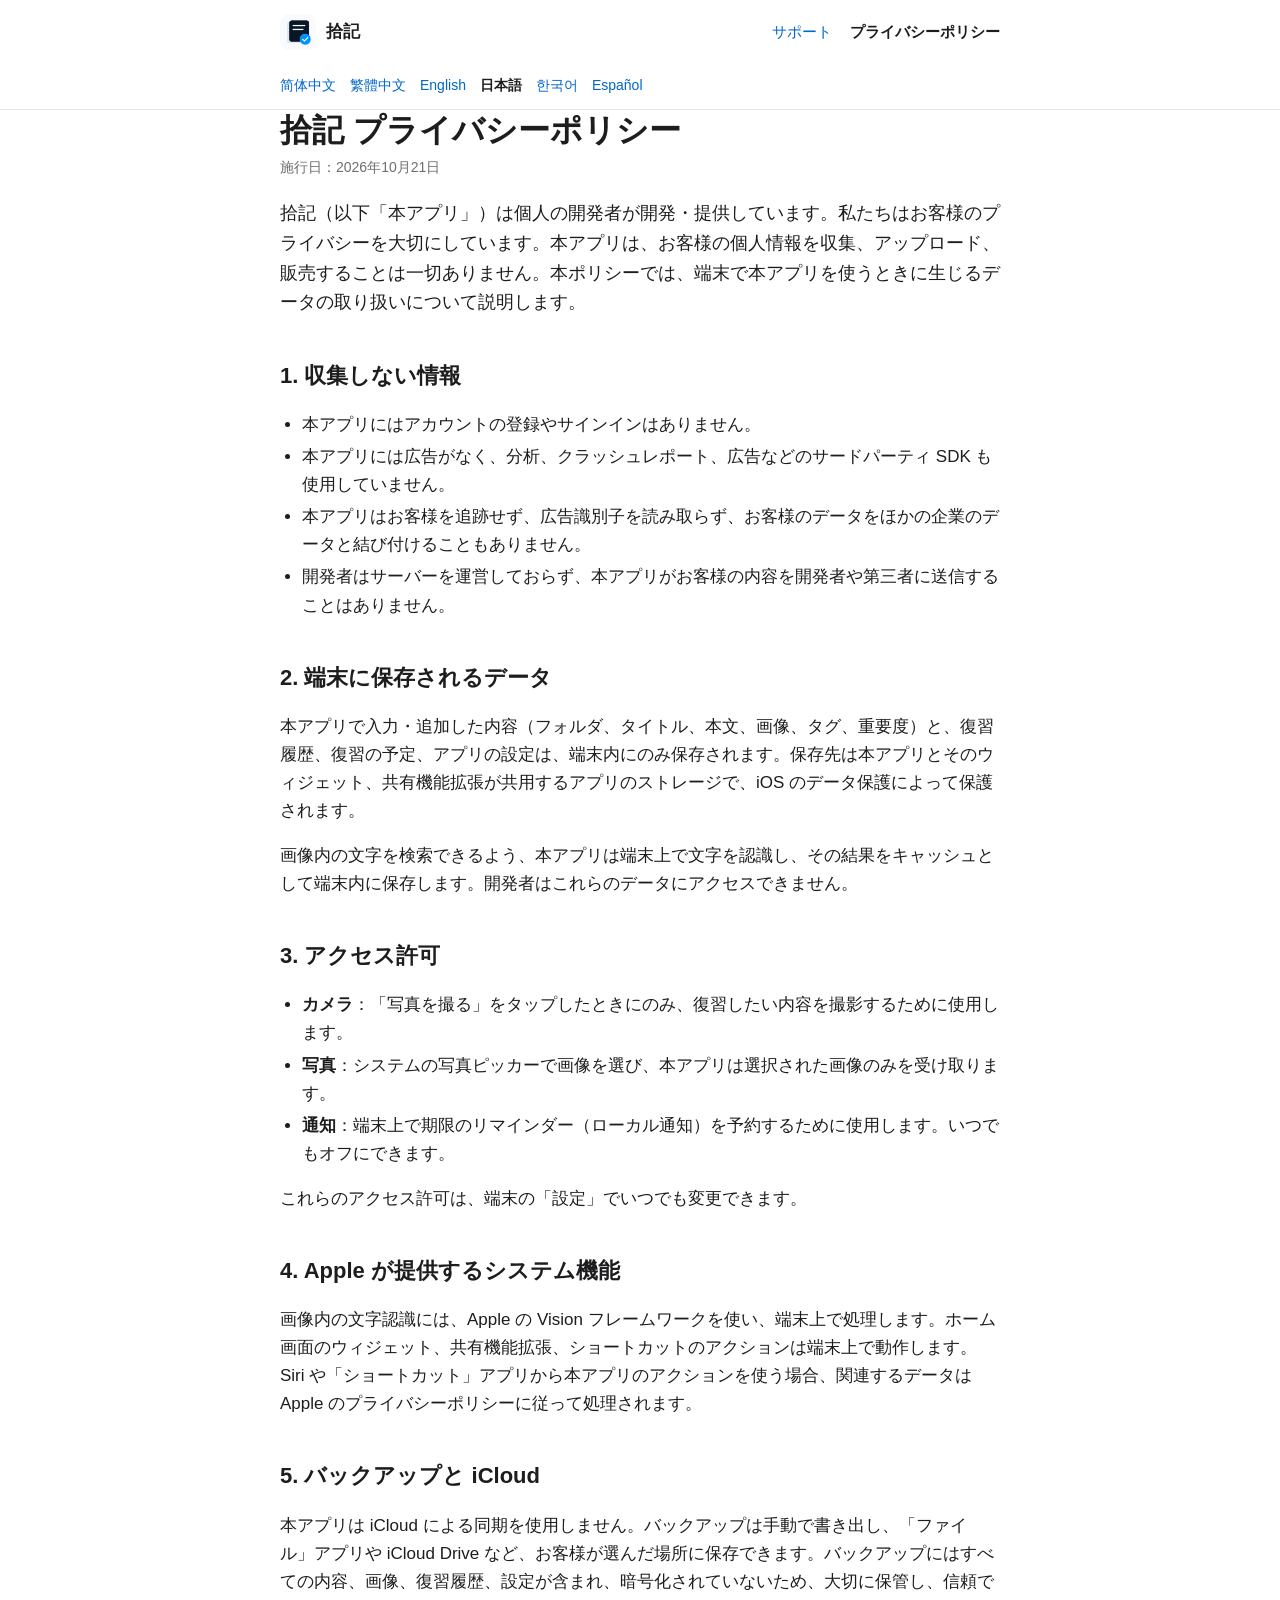
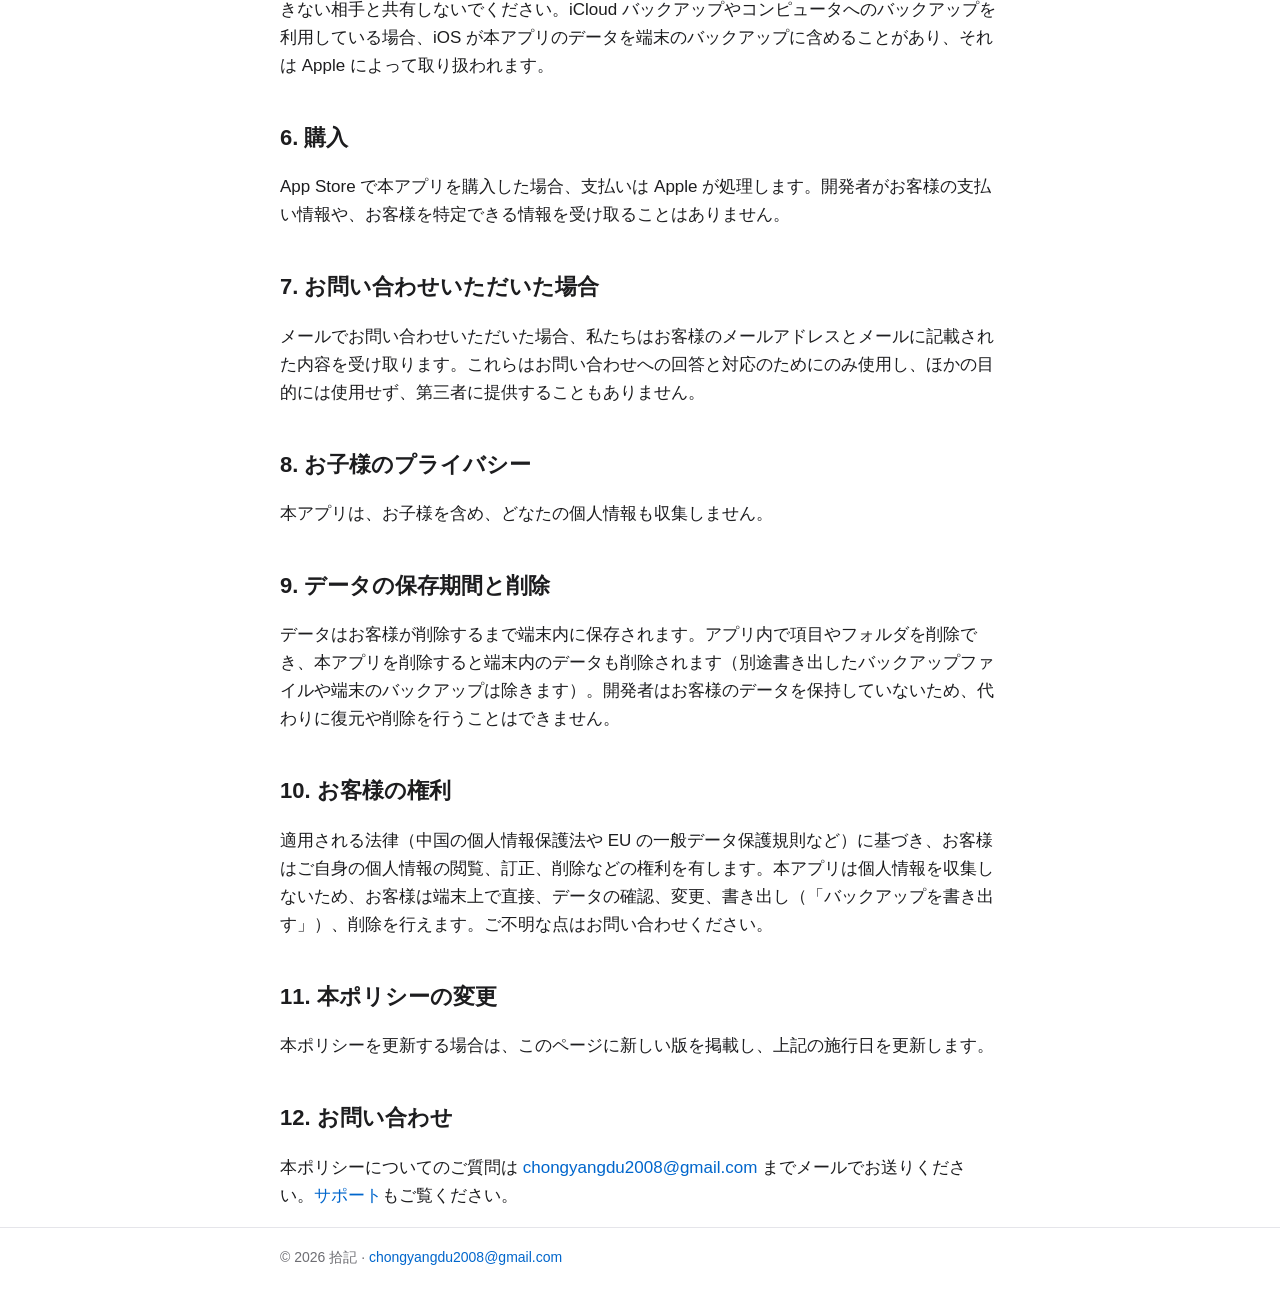
<file: ja/privacy.html>
<!doctype html>
<html lang="ja">
<head>
<meta charset="utf-8">
<meta name="viewport" content="width=device-width, initial-scale=1">
<title>プライバシーポリシー · 拾記</title>
<meta name="description" content="拾記（以下「本アプリ」）は個人の開発者が開発・提供しています。私たちはお客様のプライバシーを大切にしています。本アプリは、お客様の個人情報を収集、アップロード、販売することは一切ありません。本ポリシーでは、端末で本アプリを使うときに生じるデータの取り扱いについて説明します。">
<link rel="icon" href="../assets/icon.png">
<link rel="stylesheet" href="../style.css">
<link rel="alternate" hreflang="zh-Hans" href="../zh-Hans/privacy.html">
<link rel="alternate" hreflang="zh-Hant" href="../zh-Hant/privacy.html">
<link rel="alternate" hreflang="en" href="../en/privacy.html">
<link rel="alternate" hreflang="ja" href="../ja/privacy.html">
<link rel="alternate" hreflang="ko" href="../ko/privacy.html">
<link rel="alternate" hreflang="es" href="../es/privacy.html">
</head>
<body>
<header><div class="wrap">
<div class="bar"><a class="brand" href="../index.html"><img src="../assets/icon.png" alt="">拾記</a><nav class="pages"><a href="support.html">サポート</a><a href="privacy.html" aria-current=page>プライバシーポリシー</a></nav></div>
<nav class="langs" aria-label="言語"><a href="../zh-Hans/privacy.html" lang="zh-Hans">简体中文</a> <a href="../zh-Hant/privacy.html" lang="zh-Hant">繁體中文</a> <a href="../en/privacy.html" lang="en">English</a> <a href="../ja/privacy.html" lang="ja" aria-current=true>日本語</a> <a href="../ko/privacy.html" lang="ko">한국어</a> <a href="../es/privacy.html" lang="es">Español</a></nav>
</div></header>
<main class="wrap">
<h1>拾記 プライバシーポリシー</h1>
<p class="meta">施行日：2026年10月21日</p>
<p class="lead">拾記（以下「本アプリ」）は個人の開発者が開発・提供しています。私たちはお客様のプライバシーを大切にしています。本アプリは、お客様の個人情報を収集、アップロード、販売することは一切ありません。本ポリシーでは、端末で本アプリを使うときに生じるデータの取り扱いについて説明します。</p>
<h2>1. 収集しない情報</h2>
<ul><li>本アプリにはアカウントの登録やサインインはありません。</li>
<li>本アプリには広告がなく、分析、クラッシュレポート、広告などのサードパーティ SDK も使用していません。</li>
<li>本アプリはお客様を追跡せず、広告識別子を読み取らず、お客様のデータをほかの企業のデータと結び付けることもありません。</li>
<li>開発者はサーバーを運営しておらず、本アプリがお客様の内容を開発者や第三者に送信することはありません。</li></ul>
<h2>2. 端末に保存されるデータ</h2>
<p>本アプリで入力・追加した内容（フォルダ、タイトル、本文、画像、タグ、重要度）と、復習履歴、復習の予定、アプリの設定は、端末内にのみ保存されます。保存先は本アプリとそのウィジェット、共有機能拡張が共用するアプリのストレージで、iOS のデータ保護によって保護されます。</p>
<p>画像内の文字を検索できるよう、本アプリは端末上で文字を認識し、その結果をキャッシュとして端末内に保存します。開発者はこれらのデータにアクセスできません。</p>
<h2>3. アクセス許可</h2>
<ul><li><strong>カメラ</strong>：「写真を撮る」をタップしたときにのみ、復習したい内容を撮影するために使用します。</li>
<li><strong>写真</strong>：システムの写真ピッカーで画像を選び、本アプリは選択された画像のみを受け取ります。</li>
<li><strong>通知</strong>：端末上で期限のリマインダー（ローカル通知）を予約するために使用します。いつでもオフにできます。</li></ul>
<p>これらのアクセス許可は、端末の「設定」でいつでも変更できます。</p>
<h2>4. Apple が提供するシステム機能</h2>
<p>画像内の文字認識には、Apple の Vision フレームワークを使い、端末上で処理します。ホーム画面のウィジェット、共有機能拡張、ショートカットのアクションは端末上で動作します。Siri や「ショートカット」アプリから本アプリのアクションを使う場合、関連するデータは Apple のプライバシーポリシーに従って処理されます。</p>
<h2>5. バックアップと iCloud</h2>
<p>本アプリは iCloud による同期を使用しません。バックアップは手動で書き出し、「ファイル」アプリや iCloud Drive など、お客様が選んだ場所に保存できます。バックアップにはすべての内容、画像、復習履歴、設定が含まれ、暗号化されていないため、大切に保管し、信頼できない相手と共有しないでください。iCloud バックアップやコンピュータへのバックアップを利用している場合、iOS が本アプリのデータを端末のバックアップに含めることがあり、それは Apple によって取り扱われます。</p>
<h2>6. 購入</h2>
<p>App Store で本アプリを購入した場合、支払いは Apple が処理します。開発者がお客様の支払い情報や、お客様を特定できる情報を受け取ることはありません。</p>
<h2>7. お問い合わせいただいた場合</h2>
<p>メールでお問い合わせいただいた場合、私たちはお客様のメールアドレスとメールに記載された内容を受け取ります。これらはお問い合わせへの回答と対応のためにのみ使用し、ほかの目的には使用せず、第三者に提供することもありません。</p>
<h2>8. お子様のプライバシー</h2>
<p>本アプリは、お子様を含め、どなたの個人情報も収集しません。</p>
<h2>9. データの保存期間と削除</h2>
<p>データはお客様が削除するまで端末内に保存されます。アプリ内で項目やフォルダを削除でき、本アプリを削除すると端末内のデータも削除されます（別途書き出したバックアップファイルや端末のバックアップは除きます）。開発者はお客様のデータを保持していないため、代わりに復元や削除を行うことはできません。</p>
<h2>10. お客様の権利</h2>
<p>適用される法律（中国の個人情報保護法や EU の一般データ保護規則など）に基づき、お客様はご自身の個人情報の閲覧、訂正、削除などの権利を有します。本アプリは個人情報を収集しないため、お客様は端末上で直接、データの確認、変更、書き出し（「バックアップを書き出す」）、削除を行えます。ご不明な点はお問い合わせください。</p>
<h2>11. 本ポリシーの変更</h2>
<p>本ポリシーを更新する場合は、このページに新しい版を掲載し、上記の施行日を更新します。</p>
<h2>12. お問い合わせ</h2>
<p>本ポリシーについてのご質問は <a href="mailto:chongyangdu2008@gmail.com">chongyangdu2008@gmail.com</a> までメールでお送りください。<a href="support.html">サポート</a>もご覧ください。</p>
</main>
<footer><div class="wrap">© 2026 拾記 · <a href="mailto:chongyangdu2008@gmail.com">chongyangdu2008@gmail.com</a></div></footer>
</body>
</html>
</file>
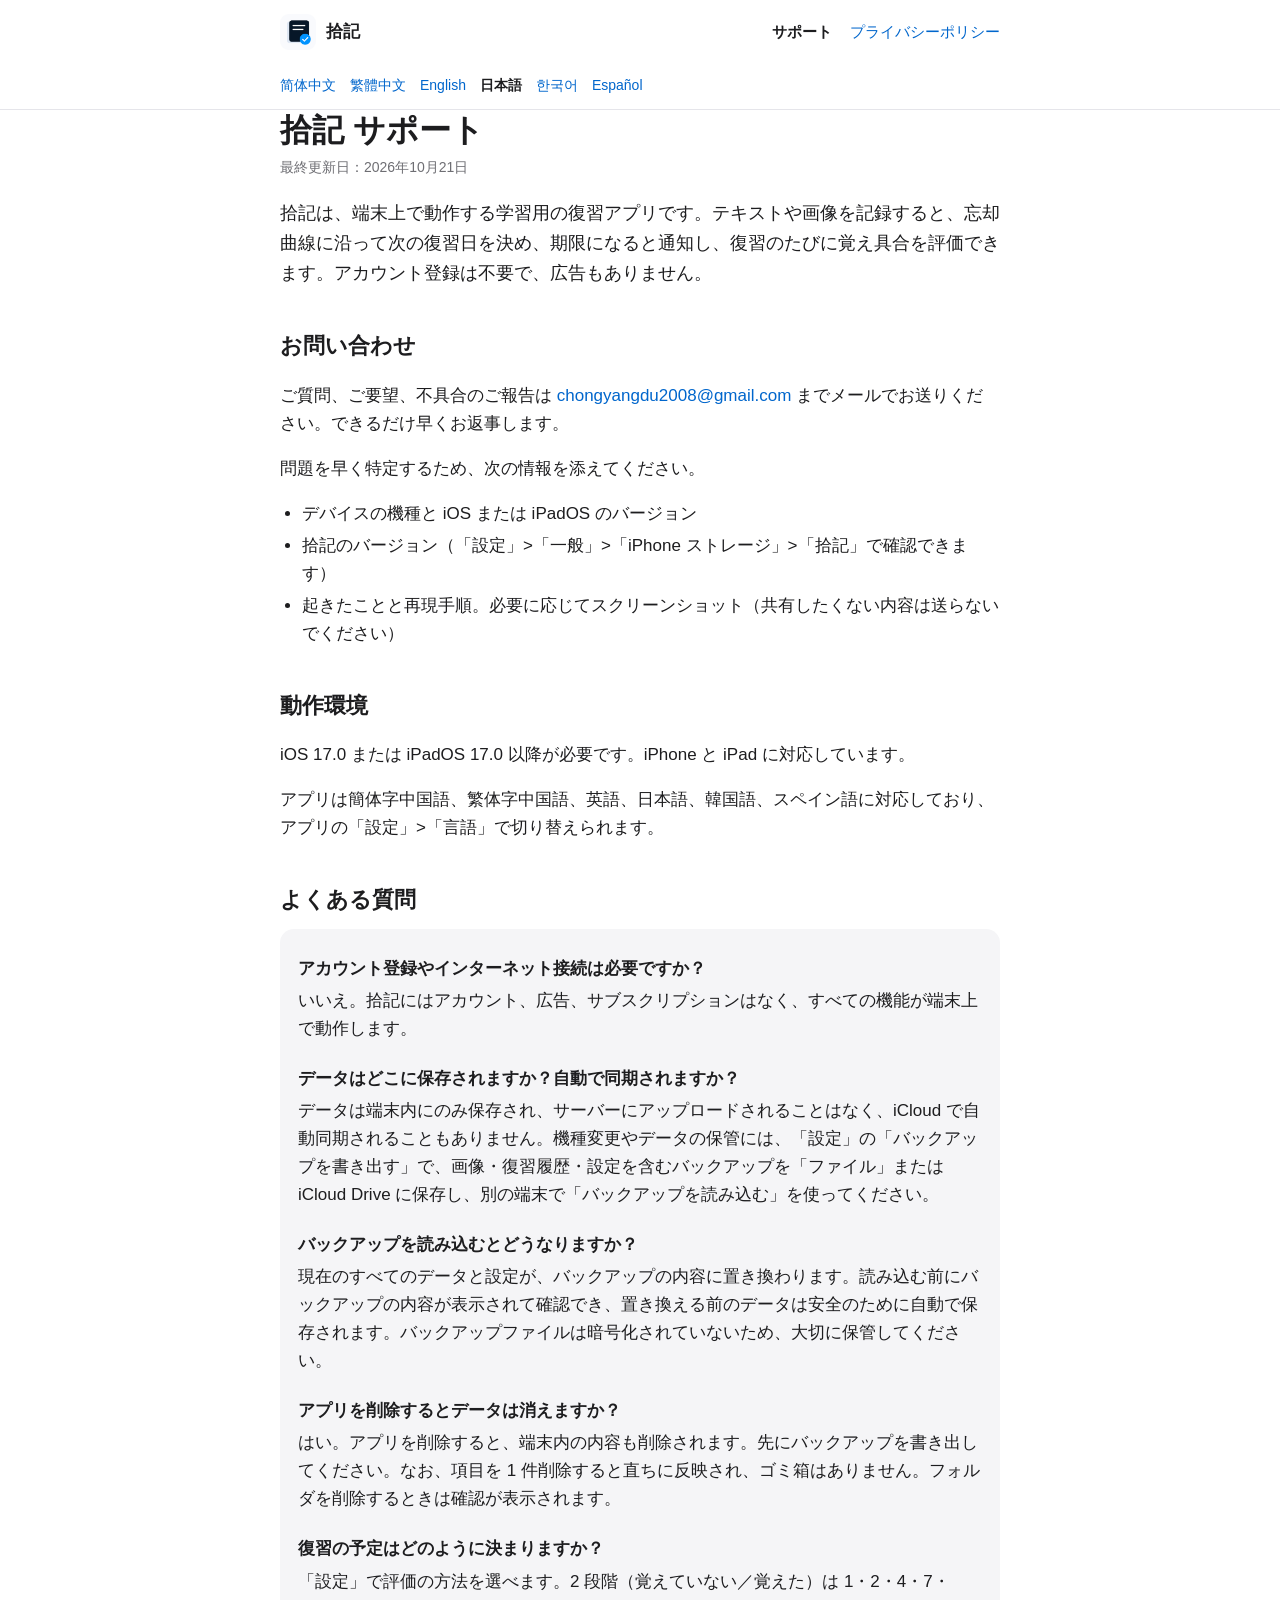
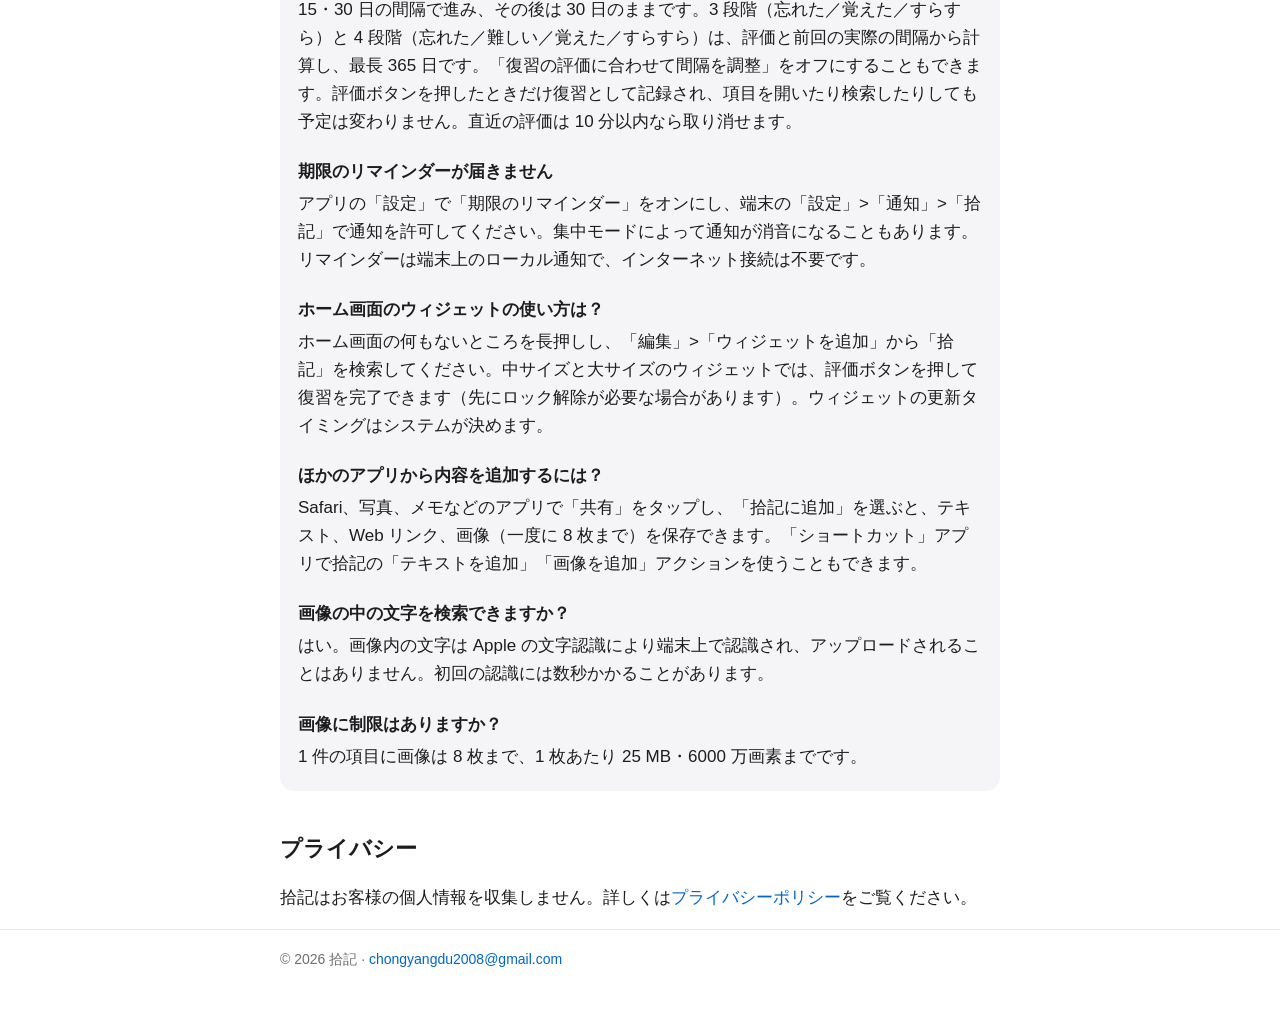
<file: ja/support.html>
<!doctype html>
<html lang="ja">
<head>
<meta charset="utf-8">
<meta name="viewport" content="width=device-width, initial-scale=1">
<title>サポート · 拾記</title>
<meta name="description" content="拾記は、端末上で動作する学習用の復習アプリです。テキストや画像を記録すると、忘却曲線に沿って次の復習日を決め、期限になると通知し、復習のたびに覚え具合を評価できます。アカウント登録は不要で、広告もありません。">
<link rel="icon" href="../assets/icon.png">
<link rel="stylesheet" href="../style.css">
<link rel="alternate" hreflang="zh-Hans" href="../zh-Hans/support.html">
<link rel="alternate" hreflang="zh-Hant" href="../zh-Hant/support.html">
<link rel="alternate" hreflang="en" href="../en/support.html">
<link rel="alternate" hreflang="ja" href="../ja/support.html">
<link rel="alternate" hreflang="ko" href="../ko/support.html">
<link rel="alternate" hreflang="es" href="../es/support.html">
</head>
<body>
<header><div class="wrap">
<div class="bar"><a class="brand" href="../index.html"><img src="../assets/icon.png" alt="">拾記</a><nav class="pages"><a href="support.html" aria-current=page>サポート</a><a href="privacy.html">プライバシーポリシー</a></nav></div>
<nav class="langs" aria-label="言語"><a href="../zh-Hans/support.html" lang="zh-Hans">简体中文</a> <a href="../zh-Hant/support.html" lang="zh-Hant">繁體中文</a> <a href="../en/support.html" lang="en">English</a> <a href="../ja/support.html" lang="ja" aria-current=true>日本語</a> <a href="../ko/support.html" lang="ko">한국어</a> <a href="../es/support.html" lang="es">Español</a></nav>
</div></header>
<main class="wrap">
<h1>拾記 サポート</h1>
<p class="meta">最終更新日：2026年10月21日</p>
<p class="lead">拾記は、端末上で動作する学習用の復習アプリです。テキストや画像を記録すると、忘却曲線に沿って次の復習日を決め、期限になると通知し、復習のたびに覚え具合を評価できます。アカウント登録は不要で、広告もありません。</p>
<h2>お問い合わせ</h2>
<p>ご質問、ご要望、不具合のご報告は <a href="mailto:chongyangdu2008@gmail.com">chongyangdu2008@gmail.com</a> までメールでお送りください。できるだけ早くお返事します。</p>
<p>問題を早く特定するため、次の情報を添えてください。</p>
<ul><li>デバイスの機種と iOS または iPadOS のバージョン</li>
<li>拾記のバージョン（「設定」>「一般」>「iPhone ストレージ」>「拾記」で確認できます）</li>
<li>起きたことと再現手順。必要に応じてスクリーンショット（共有したくない内容は送らないでください）</li></ul>
<h2>動作環境</h2>
<p>iOS 17.0 または iPadOS 17.0 以降が必要です。iPhone と iPad に対応しています。</p>
<p>アプリは簡体字中国語、繁体字中国語、英語、日本語、韓国語、スペイン語に対応しており、アプリの「設定」>「言語」で切り替えられます。</p>
<h2>よくある質問</h2>
<div class="faq">
<h3>アカウント登録やインターネット接続は必要ですか？</h3>
<p>いいえ。拾記にはアカウント、広告、サブスクリプションはなく、すべての機能が端末上で動作します。</p>
<h3>データはどこに保存されますか？自動で同期されますか？</h3>
<p>データは端末内にのみ保存され、サーバーにアップロードされることはなく、iCloud で自動同期されることもありません。機種変更やデータの保管には、「設定」の「バックアップを書き出す」で、画像・復習履歴・設定を含むバックアップを「ファイル」または iCloud Drive に保存し、別の端末で「バックアップを読み込む」を使ってください。</p>
<h3>バックアップを読み込むとどうなりますか？</h3>
<p>現在のすべてのデータと設定が、バックアップの内容に置き換わります。読み込む前にバックアップの内容が表示されて確認でき、置き換える前のデータは安全のために自動で保存されます。バックアップファイルは暗号化されていないため、大切に保管してください。</p>
<h3>アプリを削除するとデータは消えますか？</h3>
<p>はい。アプリを削除すると、端末内の内容も削除されます。先にバックアップを書き出してください。なお、項目を 1 件削除すると直ちに反映され、ゴミ箱はありません。フォルダを削除するときは確認が表示されます。</p>
<h3>復習の予定はどのように決まりますか？</h3>
<p>「設定」で評価の方法を選べます。2 段階（覚えていない／覚えた）は 1・2・4・7・15・30 日の間隔で進み、その後は 30 日のままです。3 段階（忘れた／覚えた／すらすら）と 4 段階（忘れた／難しい／覚えた／すらすら）は、評価と前回の実際の間隔から計算し、最長 365 日です。「復習の評価に合わせて間隔を調整」をオフにすることもできます。評価ボタンを押したときだけ復習として記録され、項目を開いたり検索したりしても予定は変わりません。直近の評価は 10 分以内なら取り消せます。</p>
<h3>期限のリマインダーが届きません</h3>
<p>アプリの「設定」で「期限のリマインダー」をオンにし、端末の「設定」&gt;「通知」&gt;「拾記」で通知を許可してください。集中モードによって通知が消音になることもあります。リマインダーは端末上のローカル通知で、インターネット接続は不要です。</p>
<h3>ホーム画面のウィジェットの使い方は？</h3>
<p>ホーム画面の何もないところを長押しし、「編集」&gt;「ウィジェットを追加」から「拾記」を検索してください。中サイズと大サイズのウィジェットでは、評価ボタンを押して復習を完了できます（先にロック解除が必要な場合があります）。ウィジェットの更新タイミングはシステムが決めます。</p>
<h3>ほかのアプリから内容を追加するには？</h3>
<p>Safari、写真、メモなどのアプリで「共有」をタップし、「拾記に追加」を選ぶと、テキスト、Web リンク、画像（一度に 8 枚まで）を保存できます。「ショートカット」アプリで拾記の「テキストを追加」「画像を追加」アクションを使うこともできます。</p>
<h3>画像の中の文字を検索できますか？</h3>
<p>はい。画像内の文字は Apple の文字認識により端末上で認識され、アップロードされることはありません。初回の認識には数秒かかることがあります。</p>
<h3>画像に制限はありますか？</h3>
<p>1 件の項目に画像は 8 枚まで、1 枚あたり 25 MB・6000 万画素までです。</p>
</div>
<h2>プライバシー</h2>
<p>拾記はお客様の個人情報を収集しません。詳しくは<a href="privacy.html">プライバシーポリシー</a>をご覧ください。</p>
</main>
<footer><div class="wrap">© 2026 拾記 · <a href="mailto:chongyangdu2008@gmail.com">chongyangdu2008@gmail.com</a></div></footer>
</body>
</html>
</file>
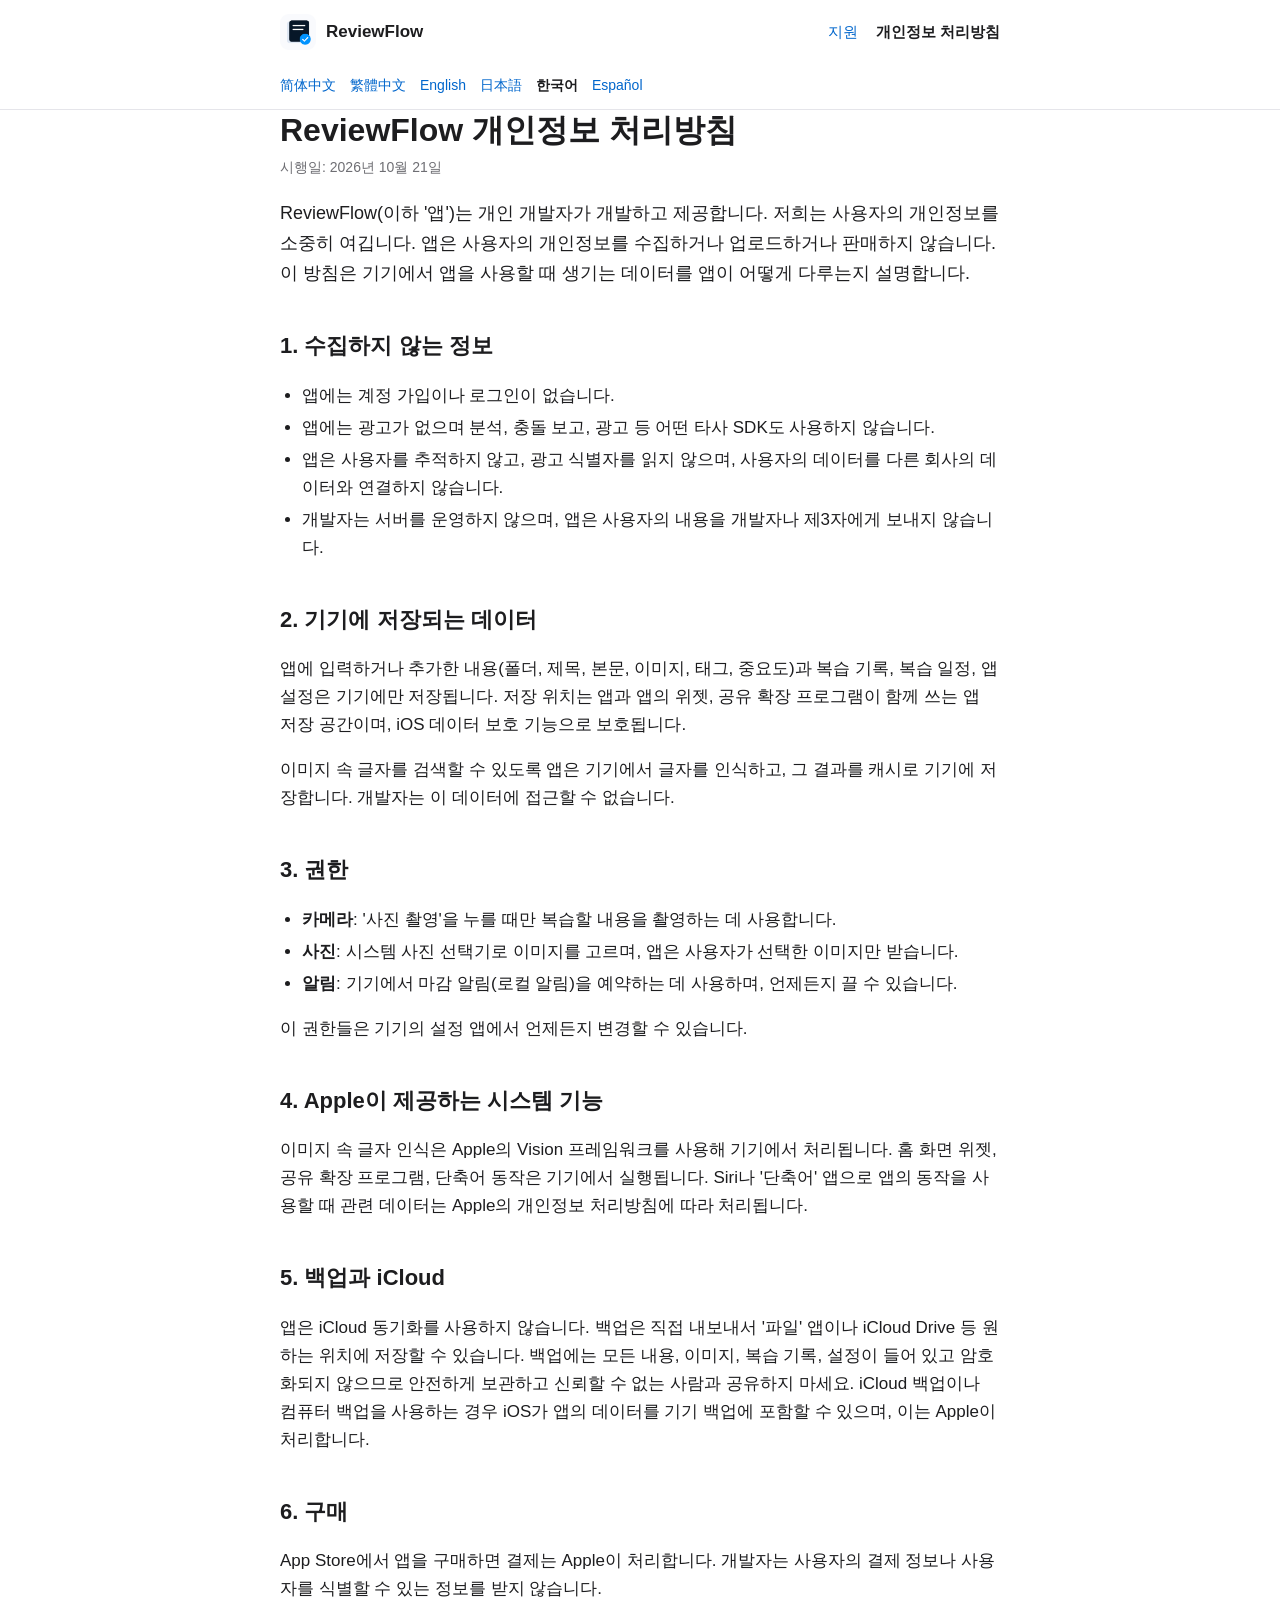
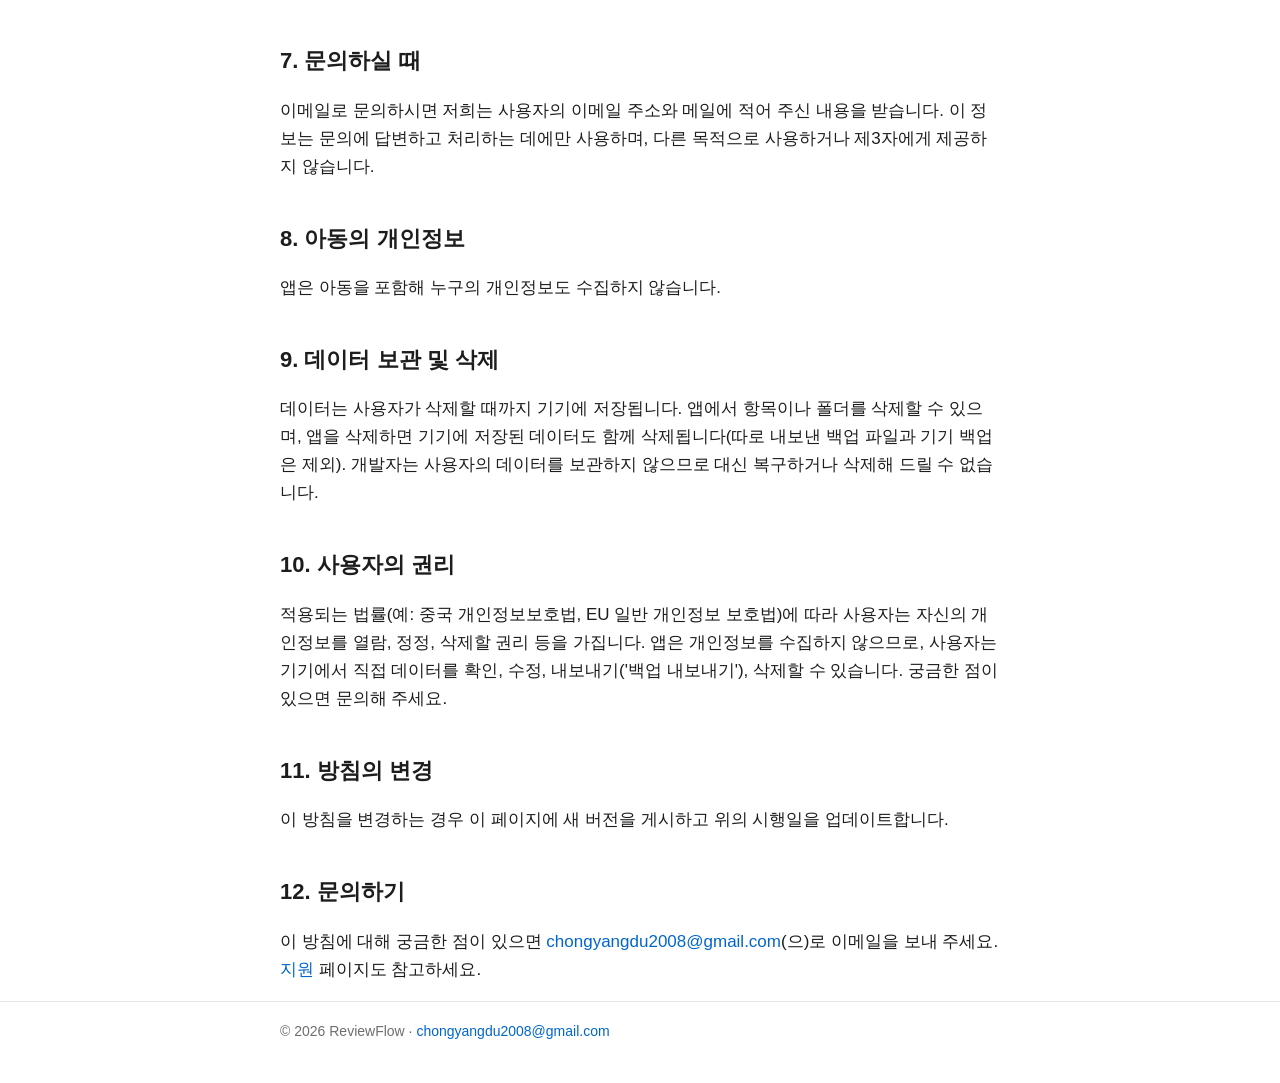
<file: ko/privacy.html>
<!doctype html>
<html lang="ko">
<head>
<meta charset="utf-8">
<meta name="viewport" content="width=device-width, initial-scale=1">
<title>개인정보 처리방침 · ReviewFlow</title>
<meta name="description" content="ReviewFlow(이하 &#x27;앱&#x27;)는 개인 개발자가 개발하고 제공합니다. 저희는 사용자의 개인정보를 소중히 여깁니다. 앱은 사용자의 개인정보를 수집하거나 업로드하거나 판매하지 않습니다. 이 방침은 기기에서 앱을 사용할 때 생기는 데이터를 앱이 어떻게 다루는지 설명합니다.">
<link rel="icon" href="../assets/icon.png">
<link rel="stylesheet" href="../style.css">
<link rel="alternate" hreflang="zh-Hans" href="../zh-Hans/privacy.html">
<link rel="alternate" hreflang="zh-Hant" href="../zh-Hant/privacy.html">
<link rel="alternate" hreflang="en" href="../en/privacy.html">
<link rel="alternate" hreflang="ja" href="../ja/privacy.html">
<link rel="alternate" hreflang="ko" href="../ko/privacy.html">
<link rel="alternate" hreflang="es" href="../es/privacy.html">
</head>
<body>
<header><div class="wrap">
<div class="bar"><a class="brand" href="../index.html"><img src="../assets/icon.png" alt="">ReviewFlow</a><nav class="pages"><a href="support.html">지원</a><a href="privacy.html" aria-current=page>개인정보 처리방침</a></nav></div>
<nav class="langs" aria-label="언어"><a href="../zh-Hans/privacy.html" lang="zh-Hans">简体中文</a> <a href="../zh-Hant/privacy.html" lang="zh-Hant">繁體中文</a> <a href="../en/privacy.html" lang="en">English</a> <a href="../ja/privacy.html" lang="ja">日本語</a> <a href="../ko/privacy.html" lang="ko" aria-current=true>한국어</a> <a href="../es/privacy.html" lang="es">Español</a></nav>
</div></header>
<main class="wrap">
<h1>ReviewFlow 개인정보 처리방침</h1>
<p class="meta">시행일: 2026년 10월 21일</p>
<p class="lead">ReviewFlow(이하 '앱')는 개인 개발자가 개발하고 제공합니다. 저희는 사용자의 개인정보를 소중히 여깁니다. 앱은 사용자의 개인정보를 수집하거나 업로드하거나 판매하지 않습니다. 이 방침은 기기에서 앱을 사용할 때 생기는 데이터를 앱이 어떻게 다루는지 설명합니다.</p>
<h2>1. 수집하지 않는 정보</h2>
<ul><li>앱에는 계정 가입이나 로그인이 없습니다.</li>
<li>앱에는 광고가 없으며 분석, 충돌 보고, 광고 등 어떤 타사 SDK도 사용하지 않습니다.</li>
<li>앱은 사용자를 추적하지 않고, 광고 식별자를 읽지 않으며, 사용자의 데이터를 다른 회사의 데이터와 연결하지 않습니다.</li>
<li>개발자는 서버를 운영하지 않으며, 앱은 사용자의 내용을 개발자나 제3자에게 보내지 않습니다.</li></ul>
<h2>2. 기기에 저장되는 데이터</h2>
<p>앱에 입력하거나 추가한 내용(폴더, 제목, 본문, 이미지, 태그, 중요도)과 복습 기록, 복습 일정, 앱 설정은 기기에만 저장됩니다. 저장 위치는 앱과 앱의 위젯, 공유 확장 프로그램이 함께 쓰는 앱 저장 공간이며, iOS 데이터 보호 기능으로 보호됩니다.</p>
<p>이미지 속 글자를 검색할 수 있도록 앱은 기기에서 글자를 인식하고, 그 결과를 캐시로 기기에 저장합니다. 개발자는 이 데이터에 접근할 수 없습니다.</p>
<h2>3. 권한</h2>
<ul><li><strong>카메라</strong>: '사진 촬영'을 누를 때만 복습할 내용을 촬영하는 데 사용합니다.</li>
<li><strong>사진</strong>: 시스템 사진 선택기로 이미지를 고르며, 앱은 사용자가 선택한 이미지만 받습니다.</li>
<li><strong>알림</strong>: 기기에서 마감 알림(로컬 알림)을 예약하는 데 사용하며, 언제든지 끌 수 있습니다.</li></ul>
<p>이 권한들은 기기의 설정 앱에서 언제든지 변경할 수 있습니다.</p>
<h2>4. Apple이 제공하는 시스템 기능</h2>
<p>이미지 속 글자 인식은 Apple의 Vision 프레임워크를 사용해 기기에서 처리됩니다. 홈 화면 위젯, 공유 확장 프로그램, 단축어 동작은 기기에서 실행됩니다. Siri나 '단축어' 앱으로 앱의 동작을 사용할 때 관련 데이터는 Apple의 개인정보 처리방침에 따라 처리됩니다.</p>
<h2>5. 백업과 iCloud</h2>
<p>앱은 iCloud 동기화를 사용하지 않습니다. 백업은 직접 내보내서 '파일' 앱이나 iCloud Drive 등 원하는 위치에 저장할 수 있습니다. 백업에는 모든 내용, 이미지, 복습 기록, 설정이 들어 있고 암호화되지 않으므로 안전하게 보관하고 신뢰할 수 없는 사람과 공유하지 마세요. iCloud 백업이나 컴퓨터 백업을 사용하는 경우 iOS가 앱의 데이터를 기기 백업에 포함할 수 있으며, 이는 Apple이 처리합니다.</p>
<h2>6. 구매</h2>
<p>App Store에서 앱을 구매하면 결제는 Apple이 처리합니다. 개발자는 사용자의 결제 정보나 사용자를 식별할 수 있는 정보를 받지 않습니다.</p>
<h2>7. 문의하실 때</h2>
<p>이메일로 문의하시면 저희는 사용자의 이메일 주소와 메일에 적어 주신 내용을 받습니다. 이 정보는 문의에 답변하고 처리하는 데에만 사용하며, 다른 목적으로 사용하거나 제3자에게 제공하지 않습니다.</p>
<h2>8. 아동의 개인정보</h2>
<p>앱은 아동을 포함해 누구의 개인정보도 수집하지 않습니다.</p>
<h2>9. 데이터 보관 및 삭제</h2>
<p>데이터는 사용자가 삭제할 때까지 기기에 저장됩니다. 앱에서 항목이나 폴더를 삭제할 수 있으며, 앱을 삭제하면 기기에 저장된 데이터도 함께 삭제됩니다(따로 내보낸 백업 파일과 기기 백업은 제외). 개발자는 사용자의 데이터를 보관하지 않으므로 대신 복구하거나 삭제해 드릴 수 없습니다.</p>
<h2>10. 사용자의 권리</h2>
<p>적용되는 법률(예: 중국 개인정보보호법, EU 일반 개인정보 보호법)에 따라 사용자는 자신의 개인정보를 열람, 정정, 삭제할 권리 등을 가집니다. 앱은 개인정보를 수집하지 않으므로, 사용자는 기기에서 직접 데이터를 확인, 수정, 내보내기('백업 내보내기'), 삭제할 수 있습니다. 궁금한 점이 있으면 문의해 주세요.</p>
<h2>11. 방침의 변경</h2>
<p>이 방침을 변경하는 경우 이 페이지에 새 버전을 게시하고 위의 시행일을 업데이트합니다.</p>
<h2>12. 문의하기</h2>
<p>이 방침에 대해 궁금한 점이 있으면 <a href="mailto:chongyangdu2008@gmail.com">chongyangdu2008@gmail.com</a>(으)로 이메일을 보내 주세요. <a href="support.html">지원</a> 페이지도 참고하세요.</p>
</main>
<footer><div class="wrap">© 2026 ReviewFlow · <a href="mailto:chongyangdu2008@gmail.com">chongyangdu2008@gmail.com</a></div></footer>
</body>
</html>
</file>
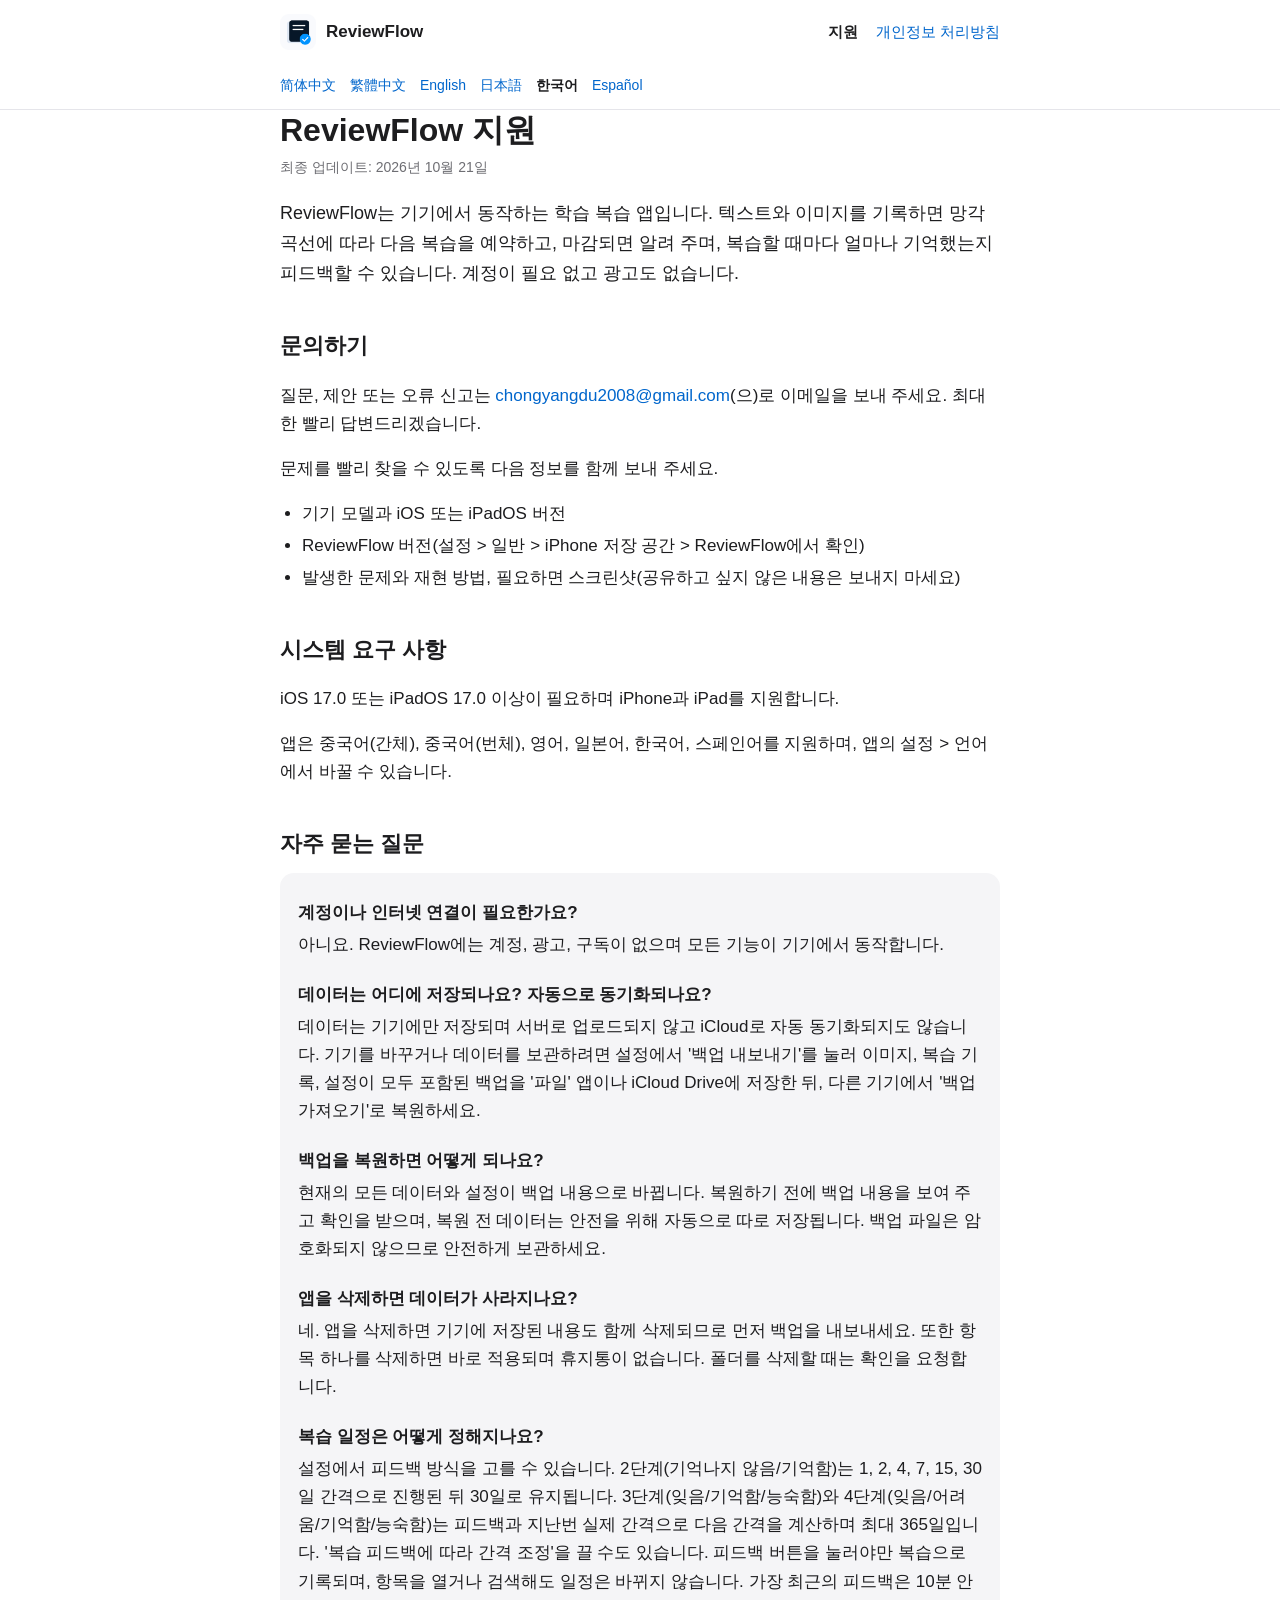
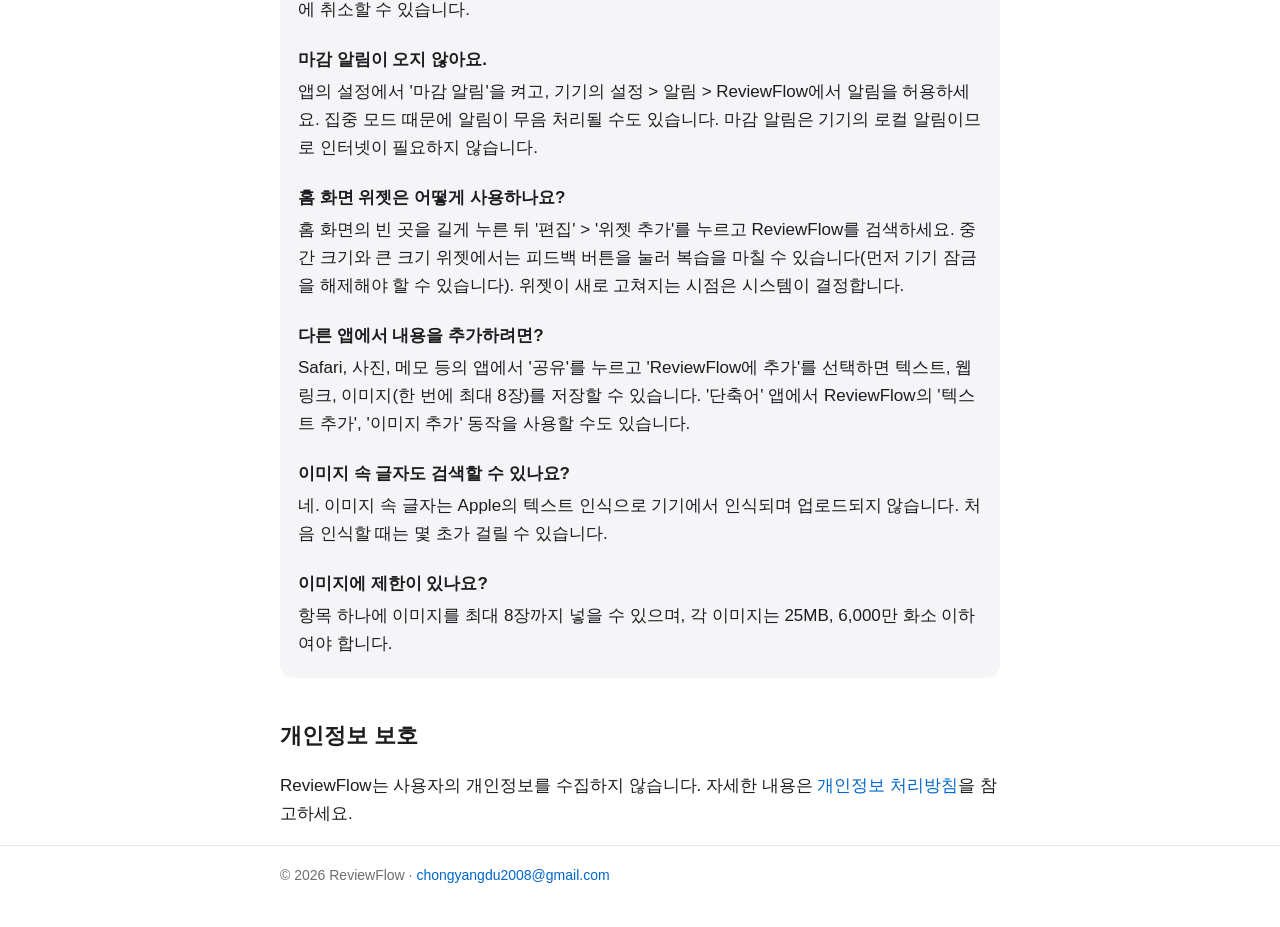
<file: ko/support.html>
<!doctype html>
<html lang="ko">
<head>
<meta charset="utf-8">
<meta name="viewport" content="width=device-width, initial-scale=1">
<title>지원 · ReviewFlow</title>
<meta name="description" content="ReviewFlow는 기기에서 동작하는 학습 복습 앱입니다. 텍스트와 이미지를 기록하면 망각 곡선에 따라 다음 복습을 예약하고, 마감되면 알려 주며, 복습할 때마다 얼마나 기억했는지 피드백할 수 있습니다. 계정이 필요 없고 광고도 없습니다.">
<link rel="icon" href="../assets/icon.png">
<link rel="stylesheet" href="../style.css">
<link rel="alternate" hreflang="zh-Hans" href="../zh-Hans/support.html">
<link rel="alternate" hreflang="zh-Hant" href="../zh-Hant/support.html">
<link rel="alternate" hreflang="en" href="../en/support.html">
<link rel="alternate" hreflang="ja" href="../ja/support.html">
<link rel="alternate" hreflang="ko" href="../ko/support.html">
<link rel="alternate" hreflang="es" href="../es/support.html">
</head>
<body>
<header><div class="wrap">
<div class="bar"><a class="brand" href="../index.html"><img src="../assets/icon.png" alt="">ReviewFlow</a><nav class="pages"><a href="support.html" aria-current=page>지원</a><a href="privacy.html">개인정보 처리방침</a></nav></div>
<nav class="langs" aria-label="언어"><a href="../zh-Hans/support.html" lang="zh-Hans">简体中文</a> <a href="../zh-Hant/support.html" lang="zh-Hant">繁體中文</a> <a href="../en/support.html" lang="en">English</a> <a href="../ja/support.html" lang="ja">日本語</a> <a href="../ko/support.html" lang="ko" aria-current=true>한국어</a> <a href="../es/support.html" lang="es">Español</a></nav>
</div></header>
<main class="wrap">
<h1>ReviewFlow 지원</h1>
<p class="meta">최종 업데이트: 2026년 10월 21일</p>
<p class="lead">ReviewFlow는 기기에서 동작하는 학습 복습 앱입니다. 텍스트와 이미지를 기록하면 망각 곡선에 따라 다음 복습을 예약하고, 마감되면 알려 주며, 복습할 때마다 얼마나 기억했는지 피드백할 수 있습니다. 계정이 필요 없고 광고도 없습니다.</p>
<h2>문의하기</h2>
<p>질문, 제안 또는 오류 신고는 <a href="mailto:chongyangdu2008@gmail.com">chongyangdu2008@gmail.com</a>(으)로 이메일을 보내 주세요. 최대한 빨리 답변드리겠습니다.</p>
<p>문제를 빨리 찾을 수 있도록 다음 정보를 함께 보내 주세요.</p>
<ul><li>기기 모델과 iOS 또는 iPadOS 버전</li>
<li>ReviewFlow 버전(설정 > 일반 > iPhone 저장 공간 > ReviewFlow에서 확인)</li>
<li>발생한 문제와 재현 방법, 필요하면 스크린샷(공유하고 싶지 않은 내용은 보내지 마세요)</li></ul>
<h2>시스템 요구 사항</h2>
<p>iOS 17.0 또는 iPadOS 17.0 이상이 필요하며 iPhone과 iPad를 지원합니다.</p>
<p>앱은 중국어(간체), 중국어(번체), 영어, 일본어, 한국어, 스페인어를 지원하며, 앱의 설정 > 언어에서 바꿀 수 있습니다.</p>
<h2>자주 묻는 질문</h2>
<div class="faq">
<h3>계정이나 인터넷 연결이 필요한가요?</h3>
<p>아니요. ReviewFlow에는 계정, 광고, 구독이 없으며 모든 기능이 기기에서 동작합니다.</p>
<h3>데이터는 어디에 저장되나요? 자동으로 동기화되나요?</h3>
<p>데이터는 기기에만 저장되며 서버로 업로드되지 않고 iCloud로 자동 동기화되지도 않습니다. 기기를 바꾸거나 데이터를 보관하려면 설정에서 &#x27;백업 내보내기&#x27;를 눌러 이미지, 복습 기록, 설정이 모두 포함된 백업을 &#x27;파일&#x27; 앱이나 iCloud Drive에 저장한 뒤, 다른 기기에서 &#x27;백업 가져오기&#x27;로 복원하세요.</p>
<h3>백업을 복원하면 어떻게 되나요?</h3>
<p>현재의 모든 데이터와 설정이 백업 내용으로 바뀝니다. 복원하기 전에 백업 내용을 보여 주고 확인을 받으며, 복원 전 데이터는 안전을 위해 자동으로 따로 저장됩니다. 백업 파일은 암호화되지 않으므로 안전하게 보관하세요.</p>
<h3>앱을 삭제하면 데이터가 사라지나요?</h3>
<p>네. 앱을 삭제하면 기기에 저장된 내용도 함께 삭제되므로 먼저 백업을 내보내세요. 또한 항목 하나를 삭제하면 바로 적용되며 휴지통이 없습니다. 폴더를 삭제할 때는 확인을 요청합니다.</p>
<h3>복습 일정은 어떻게 정해지나요?</h3>
<p>설정에서 피드백 방식을 고를 수 있습니다. 2단계(기억나지 않음/기억함)는 1, 2, 4, 7, 15, 30일 간격으로 진행된 뒤 30일로 유지됩니다. 3단계(잊음/기억함/능숙함)와 4단계(잊음/어려움/기억함/능숙함)는 피드백과 지난번 실제 간격으로 다음 간격을 계산하며 최대 365일입니다. &#x27;복습 피드백에 따라 간격 조정&#x27;을 끌 수도 있습니다. 피드백 버튼을 눌러야만 복습으로 기록되며, 항목을 열거나 검색해도 일정은 바뀌지 않습니다. 가장 최근의 피드백은 10분 안에 취소할 수 있습니다.</p>
<h3>마감 알림이 오지 않아요.</h3>
<p>앱의 설정에서 &#x27;마감 알림&#x27;을 켜고, 기기의 설정 &gt; 알림 &gt; ReviewFlow에서 알림을 허용하세요. 집중 모드 때문에 알림이 무음 처리될 수도 있습니다. 마감 알림은 기기의 로컬 알림이므로 인터넷이 필요하지 않습니다.</p>
<h3>홈 화면 위젯은 어떻게 사용하나요?</h3>
<p>홈 화면의 빈 곳을 길게 누른 뒤 &#x27;편집&#x27; &gt; &#x27;위젯 추가&#x27;를 누르고 ReviewFlow를 검색하세요. 중간 크기와 큰 크기 위젯에서는 피드백 버튼을 눌러 복습을 마칠 수 있습니다(먼저 기기 잠금을 해제해야 할 수 있습니다). 위젯이 새로 고쳐지는 시점은 시스템이 결정합니다.</p>
<h3>다른 앱에서 내용을 추가하려면?</h3>
<p>Safari, 사진, 메모 등의 앱에서 &#x27;공유&#x27;를 누르고 &#x27;ReviewFlow에 추가&#x27;를 선택하면 텍스트, 웹 링크, 이미지(한 번에 최대 8장)를 저장할 수 있습니다. &#x27;단축어&#x27; 앱에서 ReviewFlow의 &#x27;텍스트 추가&#x27;, &#x27;이미지 추가&#x27; 동작을 사용할 수도 있습니다.</p>
<h3>이미지 속 글자도 검색할 수 있나요?</h3>
<p>네. 이미지 속 글자는 Apple의 텍스트 인식으로 기기에서 인식되며 업로드되지 않습니다. 처음 인식할 때는 몇 초가 걸릴 수 있습니다.</p>
<h3>이미지에 제한이 있나요?</h3>
<p>항목 하나에 이미지를 최대 8장까지 넣을 수 있으며, 각 이미지는 25MB, 6,000만 화소 이하여야 합니다.</p>
</div>
<h2>개인정보 보호</h2>
<p>ReviewFlow는 사용자의 개인정보를 수집하지 않습니다. 자세한 내용은 <a href="privacy.html">개인정보 처리방침</a>을 참고하세요.</p>
</main>
<footer><div class="wrap">© 2026 ReviewFlow · <a href="mailto:chongyangdu2008@gmail.com">chongyangdu2008@gmail.com</a></div></footer>
</body>
</html>
</file>
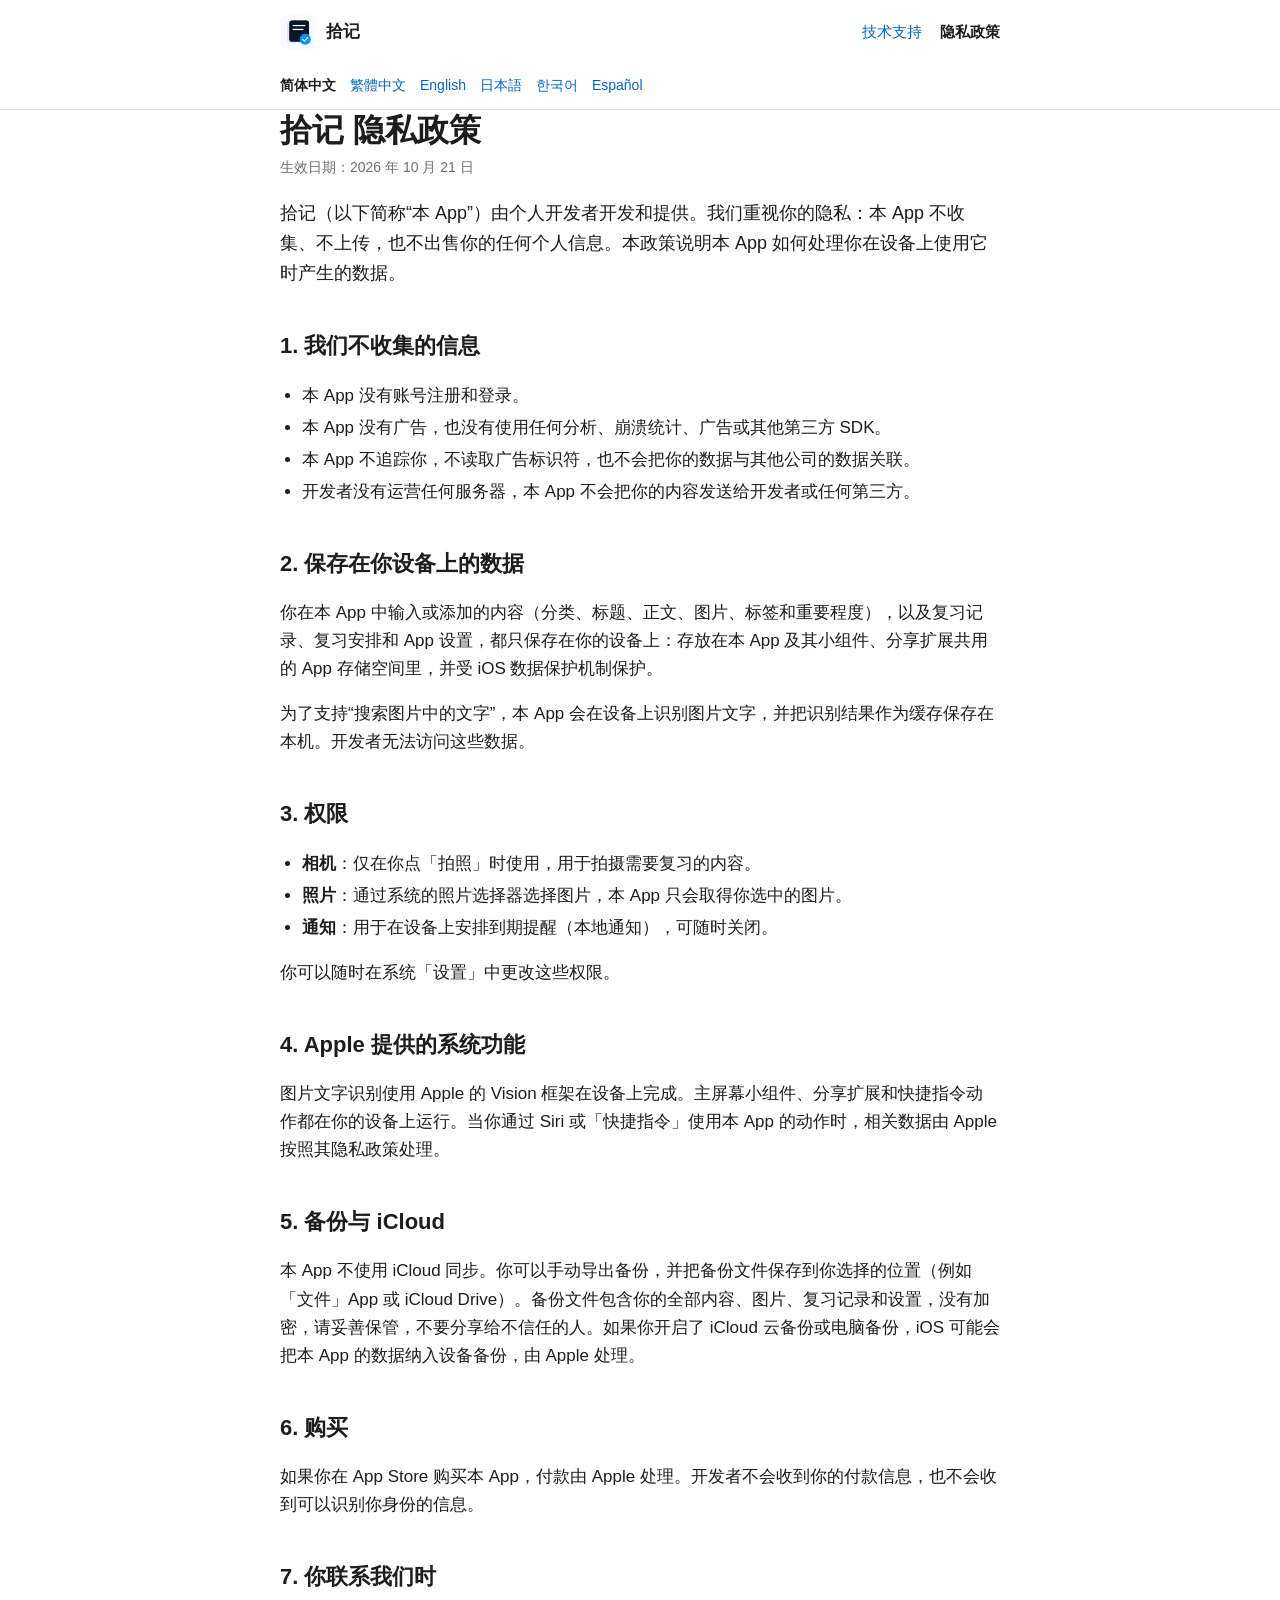
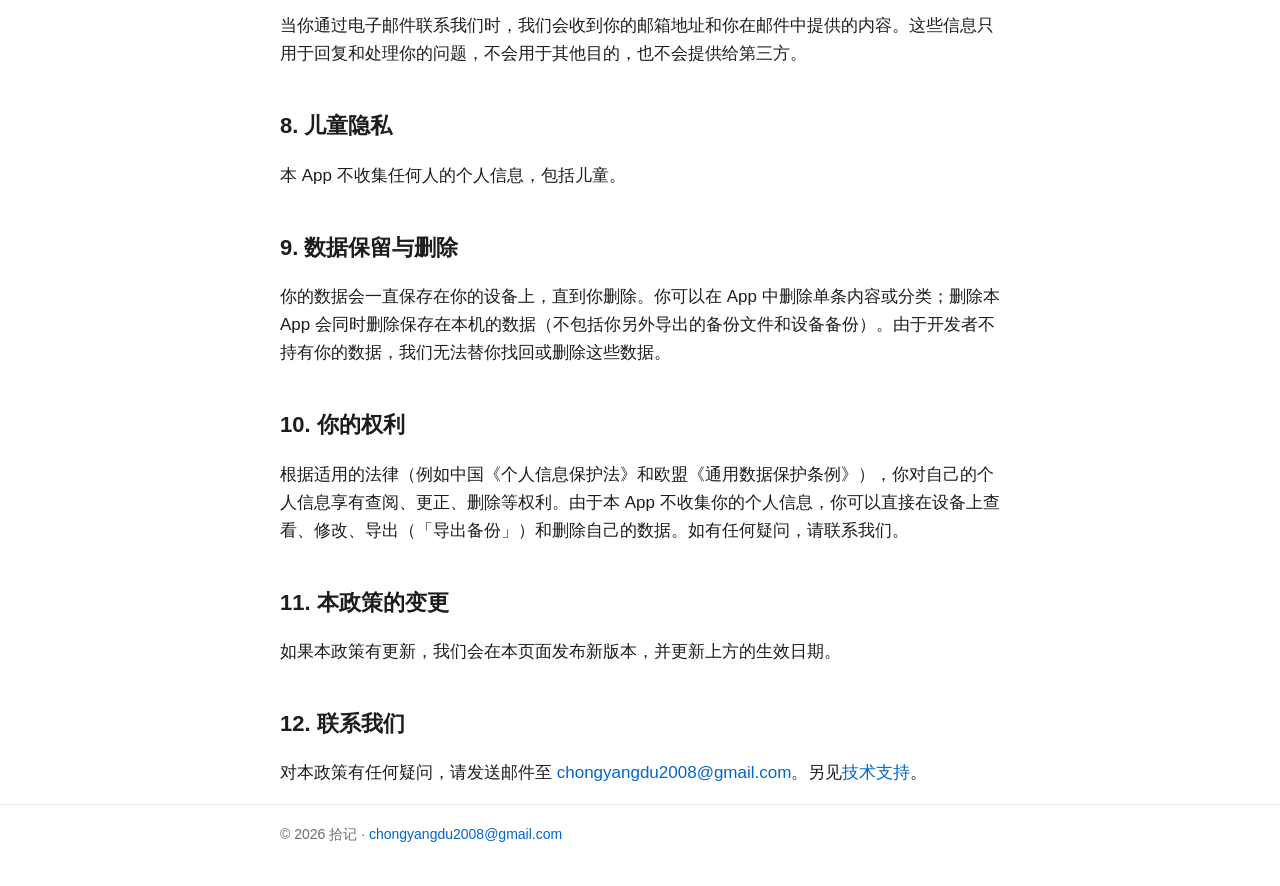
<file: zh-Hans/privacy.html>
<!doctype html>
<html lang="zh-Hans">
<head>
<meta charset="utf-8">
<meta name="viewport" content="width=device-width, initial-scale=1">
<title>隐私政策 · 拾记</title>
<meta name="description" content="拾记（以下简称“本 App”）由个人开发者开发和提供。我们重视你的隐私：本 App 不收集、不上传，也不出售你的任何个人信息。本政策说明本 App 如何处理你在设备上使用它时产生的数据。">
<link rel="icon" href="../assets/icon.png">
<link rel="stylesheet" href="../style.css">
<link rel="alternate" hreflang="zh-Hans" href="../zh-Hans/privacy.html">
<link rel="alternate" hreflang="zh-Hant" href="../zh-Hant/privacy.html">
<link rel="alternate" hreflang="en" href="../en/privacy.html">
<link rel="alternate" hreflang="ja" href="../ja/privacy.html">
<link rel="alternate" hreflang="ko" href="../ko/privacy.html">
<link rel="alternate" hreflang="es" href="../es/privacy.html">
</head>
<body>
<header><div class="wrap">
<div class="bar"><a class="brand" href="../index.html"><img src="../assets/icon.png" alt="">拾记</a><nav class="pages"><a href="support.html">技术支持</a><a href="privacy.html" aria-current=page>隐私政策</a></nav></div>
<nav class="langs" aria-label="语言"><a href="../zh-Hans/privacy.html" lang="zh-Hans" aria-current=true>简体中文</a> <a href="../zh-Hant/privacy.html" lang="zh-Hant">繁體中文</a> <a href="../en/privacy.html" lang="en">English</a> <a href="../ja/privacy.html" lang="ja">日本語</a> <a href="../ko/privacy.html" lang="ko">한국어</a> <a href="../es/privacy.html" lang="es">Español</a></nav>
</div></header>
<main class="wrap">
<h1>拾记 隐私政策</h1>
<p class="meta">生效日期：2026 年 10 月 21 日</p>
<p class="lead">拾记（以下简称“本 App”）由个人开发者开发和提供。我们重视你的隐私：本 App 不收集、不上传，也不出售你的任何个人信息。本政策说明本 App 如何处理你在设备上使用它时产生的数据。</p>
<h2>1. 我们不收集的信息</h2>
<ul><li>本 App 没有账号注册和登录。</li>
<li>本 App 没有广告，也没有使用任何分析、崩溃统计、广告或其他第三方 SDK。</li>
<li>本 App 不追踪你，不读取广告标识符，也不会把你的数据与其他公司的数据关联。</li>
<li>开发者没有运营任何服务器，本 App 不会把你的内容发送给开发者或任何第三方。</li></ul>
<h2>2. 保存在你设备上的数据</h2>
<p>你在本 App 中输入或添加的内容（分类、标题、正文、图片、标签和重要程度），以及复习记录、复习安排和 App 设置，都只保存在你的设备上：存放在本 App 及其小组件、分享扩展共用的 App 存储空间里，并受 iOS 数据保护机制保护。</p>
<p>为了支持“搜索图片中的文字”，本 App 会在设备上识别图片文字，并把识别结果作为缓存保存在本机。开发者无法访问这些数据。</p>
<h2>3. 权限</h2>
<ul><li><strong>相机</strong>：仅在你点「拍照」时使用，用于拍摄需要复习的内容。</li>
<li><strong>照片</strong>：通过系统的照片选择器选择图片，本 App 只会取得你选中的图片。</li>
<li><strong>通知</strong>：用于在设备上安排到期提醒（本地通知），可随时关闭。</li></ul>
<p>你可以随时在系统「设置」中更改这些权限。</p>
<h2>4. Apple 提供的系统功能</h2>
<p>图片文字识别使用 Apple 的 Vision 框架在设备上完成。主屏幕小组件、分享扩展和快捷指令动作都在你的设备上运行。当你通过 Siri 或「快捷指令」使用本 App 的动作时，相关数据由 Apple 按照其隐私政策处理。</p>
<h2>5. 备份与 iCloud</h2>
<p>本 App 不使用 iCloud 同步。你可以手动导出备份，并把备份文件保存到你选择的位置（例如「文件」App 或 iCloud Drive）。备份文件包含你的全部内容、图片、复习记录和设置，没有加密，请妥善保管，不要分享给不信任的人。如果你开启了 iCloud 云备份或电脑备份，iOS 可能会把本 App 的数据纳入设备备份，由 Apple 处理。</p>
<h2>6. 购买</h2>
<p>如果你在 App Store 购买本 App，付款由 Apple 处理。开发者不会收到你的付款信息，也不会收到可以识别你身份的信息。</p>
<h2>7. 你联系我们时</h2>
<p>当你通过电子邮件联系我们时，我们会收到你的邮箱地址和你在邮件中提供的内容。这些信息只用于回复和处理你的问题，不会用于其他目的，也不会提供给第三方。</p>
<h2>8. 儿童隐私</h2>
<p>本 App 不收集任何人的个人信息，包括儿童。</p>
<h2>9. 数据保留与删除</h2>
<p>你的数据会一直保存在你的设备上，直到你删除。你可以在 App 中删除单条内容或分类；删除本 App 会同时删除保存在本机的数据（不包括你另外导出的备份文件和设备备份）。由于开发者不持有你的数据，我们无法替你找回或删除这些数据。</p>
<h2>10. 你的权利</h2>
<p>根据适用的法律（例如中国《个人信息保护法》和欧盟《通用数据保护条例》），你对自己的个人信息享有查阅、更正、删除等权利。由于本 App 不收集你的个人信息，你可以直接在设备上查看、修改、导出（「导出备份」）和删除自己的数据。如有任何疑问，请联系我们。</p>
<h2>11. 本政策的变更</h2>
<p>如果本政策有更新，我们会在本页面发布新版本，并更新上方的生效日期。</p>
<h2>12. 联系我们</h2>
<p>对本政策有任何疑问，请发送邮件至 <a href="mailto:chongyangdu2008@gmail.com">chongyangdu2008@gmail.com</a>。另见<a href="support.html">技术支持</a>。</p>
</main>
<footer><div class="wrap">© 2026 拾记 · <a href="mailto:chongyangdu2008@gmail.com">chongyangdu2008@gmail.com</a></div></footer>
</body>
</html>
</file>
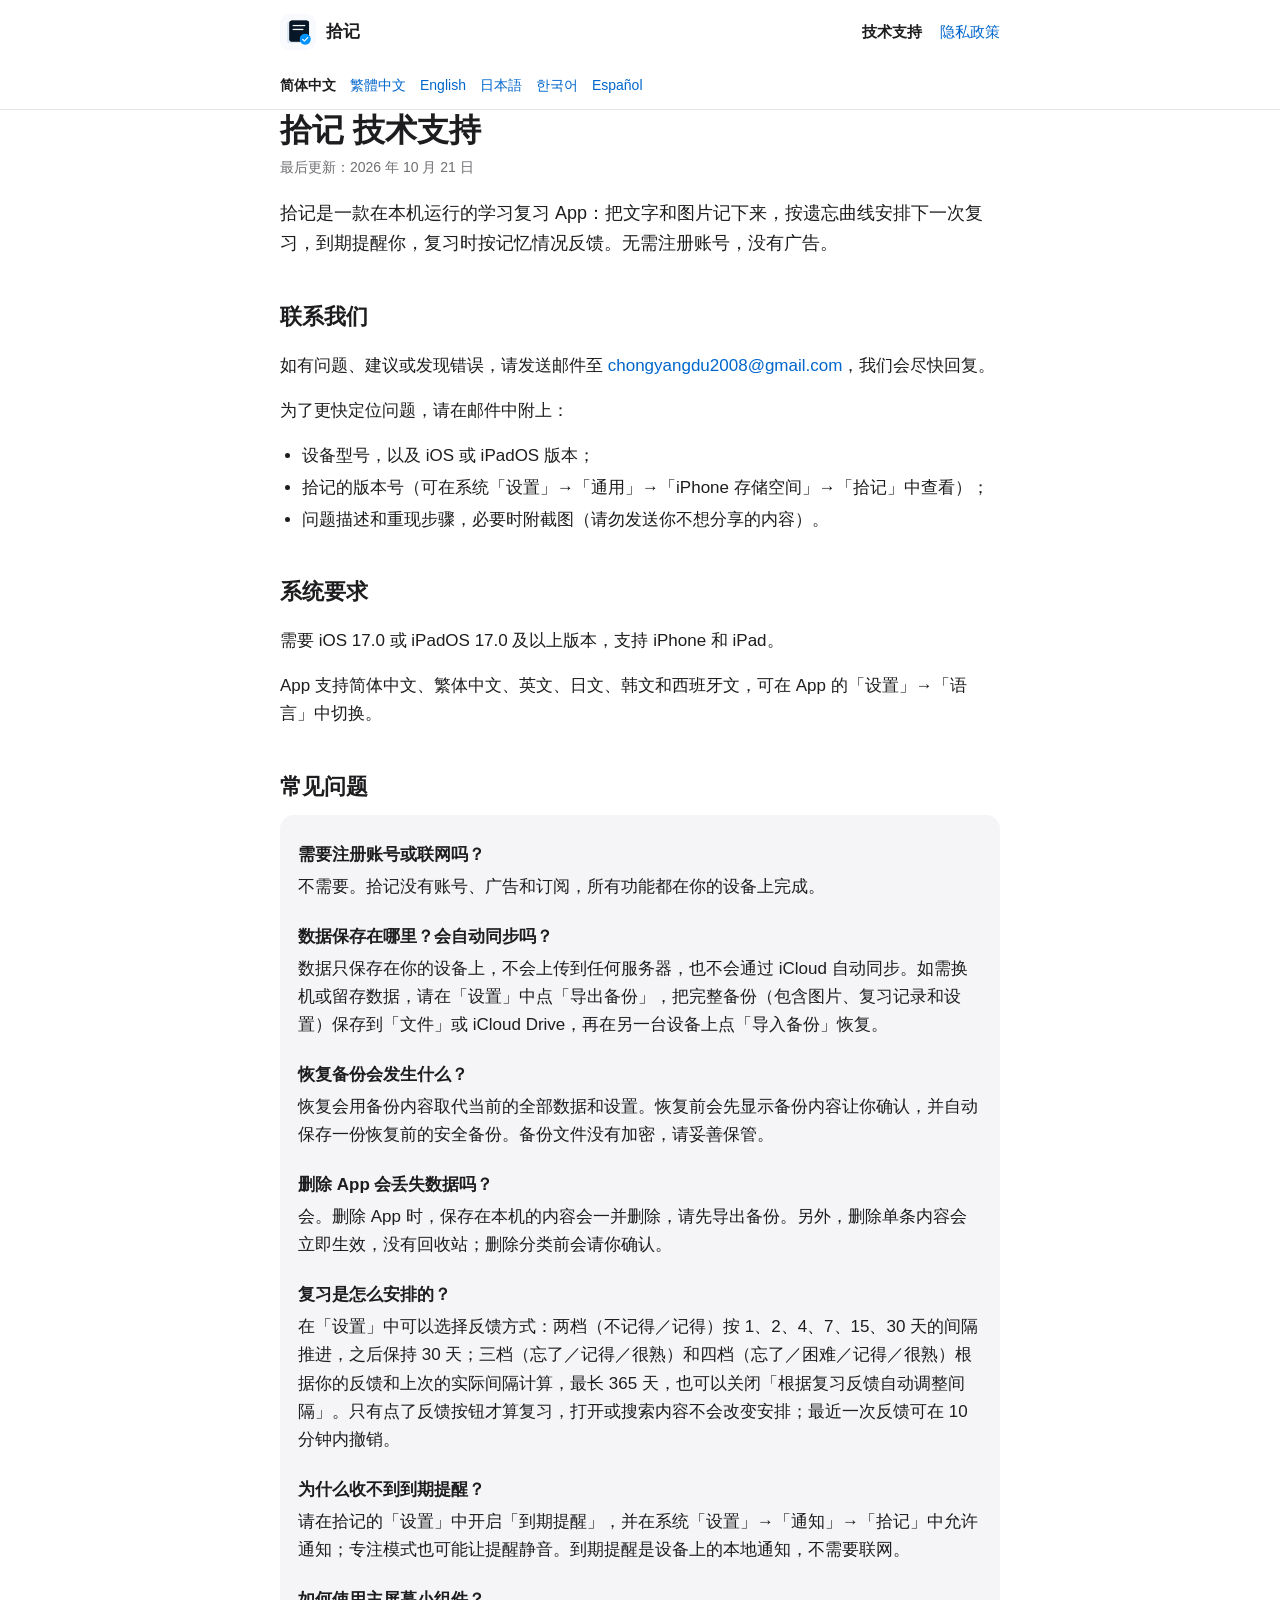
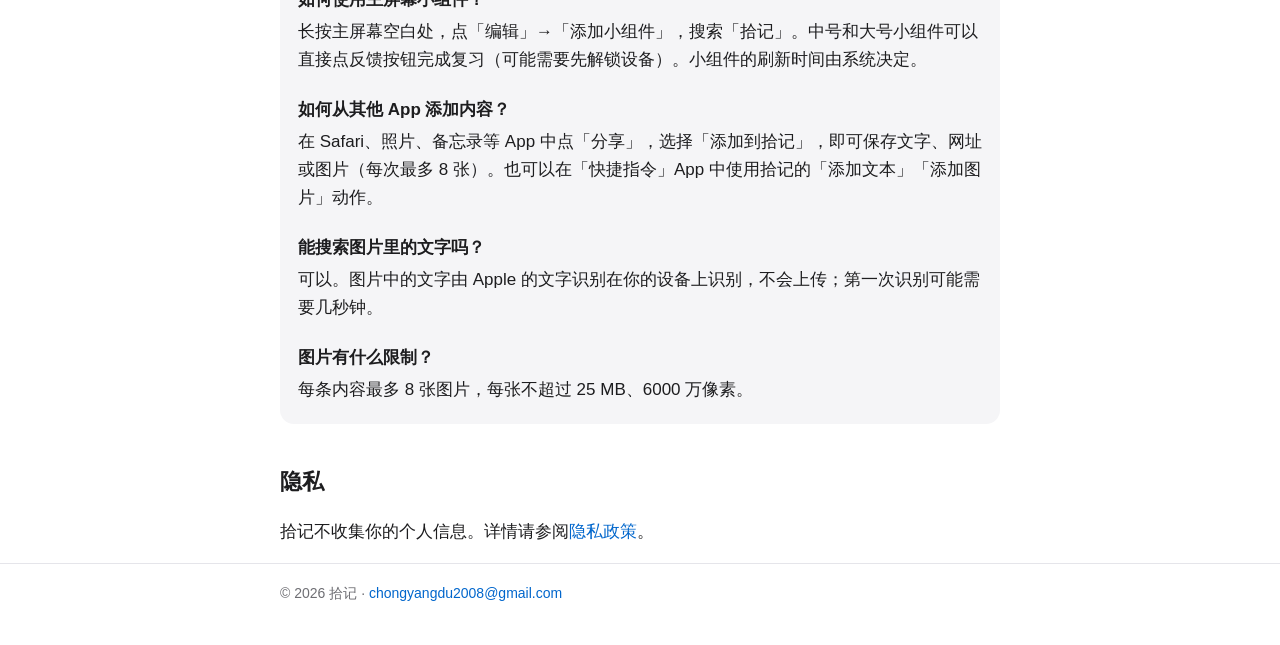
<file: zh-Hans/support.html>
<!doctype html>
<html lang="zh-Hans">
<head>
<meta charset="utf-8">
<meta name="viewport" content="width=device-width, initial-scale=1">
<title>技术支持 · 拾记</title>
<meta name="description" content="拾记是一款在本机运行的学习复习 App：把文字和图片记下来，按遗忘曲线安排下一次复习，到期提醒你，复习时按记忆情况反馈。无需注册账号，没有广告。">
<link rel="icon" href="../assets/icon.png">
<link rel="stylesheet" href="../style.css">
<link rel="alternate" hreflang="zh-Hans" href="../zh-Hans/support.html">
<link rel="alternate" hreflang="zh-Hant" href="../zh-Hant/support.html">
<link rel="alternate" hreflang="en" href="../en/support.html">
<link rel="alternate" hreflang="ja" href="../ja/support.html">
<link rel="alternate" hreflang="ko" href="../ko/support.html">
<link rel="alternate" hreflang="es" href="../es/support.html">
</head>
<body>
<header><div class="wrap">
<div class="bar"><a class="brand" href="../index.html"><img src="../assets/icon.png" alt="">拾记</a><nav class="pages"><a href="support.html" aria-current=page>技术支持</a><a href="privacy.html">隐私政策</a></nav></div>
<nav class="langs" aria-label="语言"><a href="../zh-Hans/support.html" lang="zh-Hans" aria-current=true>简体中文</a> <a href="../zh-Hant/support.html" lang="zh-Hant">繁體中文</a> <a href="../en/support.html" lang="en">English</a> <a href="../ja/support.html" lang="ja">日本語</a> <a href="../ko/support.html" lang="ko">한국어</a> <a href="../es/support.html" lang="es">Español</a></nav>
</div></header>
<main class="wrap">
<h1>拾记 技术支持</h1>
<p class="meta">最后更新：2026 年 10 月 21 日</p>
<p class="lead">拾记是一款在本机运行的学习复习 App：把文字和图片记下来，按遗忘曲线安排下一次复习，到期提醒你，复习时按记忆情况反馈。无需注册账号，没有广告。</p>
<h2>联系我们</h2>
<p>如有问题、建议或发现错误，请发送邮件至 <a href="mailto:chongyangdu2008@gmail.com">chongyangdu2008@gmail.com</a>，我们会尽快回复。</p>
<p>为了更快定位问题，请在邮件中附上：</p>
<ul><li>设备型号，以及 iOS 或 iPadOS 版本；</li>
<li>拾记的版本号（可在系统「设置」→「通用」→「iPhone 存储空间」→「拾记」中查看）；</li>
<li>问题描述和重现步骤，必要时附截图（请勿发送你不想分享的内容）。</li></ul>
<h2>系统要求</h2>
<p>需要 iOS 17.0 或 iPadOS 17.0 及以上版本，支持 iPhone 和 iPad。</p>
<p>App 支持简体中文、繁体中文、英文、日文、韩文和西班牙文，可在 App 的「设置」→「语言」中切换。</p>
<h2>常见问题</h2>
<div class="faq">
<h3>需要注册账号或联网吗？</h3>
<p>不需要。拾记没有账号、广告和订阅，所有功能都在你的设备上完成。</p>
<h3>数据保存在哪里？会自动同步吗？</h3>
<p>数据只保存在你的设备上，不会上传到任何服务器，也不会通过 iCloud 自动同步。如需换机或留存数据，请在「设置」中点「导出备份」，把完整备份（包含图片、复习记录和设置）保存到「文件」或 iCloud Drive，再在另一台设备上点「导入备份」恢复。</p>
<h3>恢复备份会发生什么？</h3>
<p>恢复会用备份内容取代当前的全部数据和设置。恢复前会先显示备份内容让你确认，并自动保存一份恢复前的安全备份。备份文件没有加密，请妥善保管。</p>
<h3>删除 App 会丢失数据吗？</h3>
<p>会。删除 App 时，保存在本机的内容会一并删除，请先导出备份。另外，删除单条内容会立即生效，没有回收站；删除分类前会请你确认。</p>
<h3>复习是怎么安排的？</h3>
<p>在「设置」中可以选择反馈方式：两档（不记得／记得）按 1、2、4、7、15、30 天的间隔推进，之后保持 30 天；三档（忘了／记得／很熟）和四档（忘了／困难／记得／很熟）根据你的反馈和上次的实际间隔计算，最长 365 天，也可以关闭「根据复习反馈自动调整间隔」。只有点了反馈按钮才算复习，打开或搜索内容不会改变安排；最近一次反馈可在 10 分钟内撤销。</p>
<h3>为什么收不到到期提醒？</h3>
<p>请在拾记的「设置」中开启「到期提醒」，并在系统「设置」→「通知」→「拾记」中允许通知；专注模式也可能让提醒静音。到期提醒是设备上的本地通知，不需要联网。</p>
<h3>如何使用主屏幕小组件？</h3>
<p>长按主屏幕空白处，点「编辑」→「添加小组件」，搜索「拾记」。中号和大号小组件可以直接点反馈按钮完成复习（可能需要先解锁设备）。小组件的刷新时间由系统决定。</p>
<h3>如何从其他 App 添加内容？</h3>
<p>在 Safari、照片、备忘录等 App 中点「分享」，选择「添加到拾记」，即可保存文字、网址或图片（每次最多 8 张）。也可以在「快捷指令」App 中使用拾记的「添加文本」「添加图片」动作。</p>
<h3>能搜索图片里的文字吗？</h3>
<p>可以。图片中的文字由 Apple 的文字识别在你的设备上识别，不会上传；第一次识别可能需要几秒钟。</p>
<h3>图片有什么限制？</h3>
<p>每条内容最多 8 张图片，每张不超过 25 MB、6000 万像素。</p>
</div>
<h2>隐私</h2>
<p>拾记不收集你的个人信息。详情请参阅<a href="privacy.html">隐私政策</a>。</p>
</main>
<footer><div class="wrap">© 2026 拾记 · <a href="mailto:chongyangdu2008@gmail.com">chongyangdu2008@gmail.com</a></div></footer>
</body>
</html>
</file>
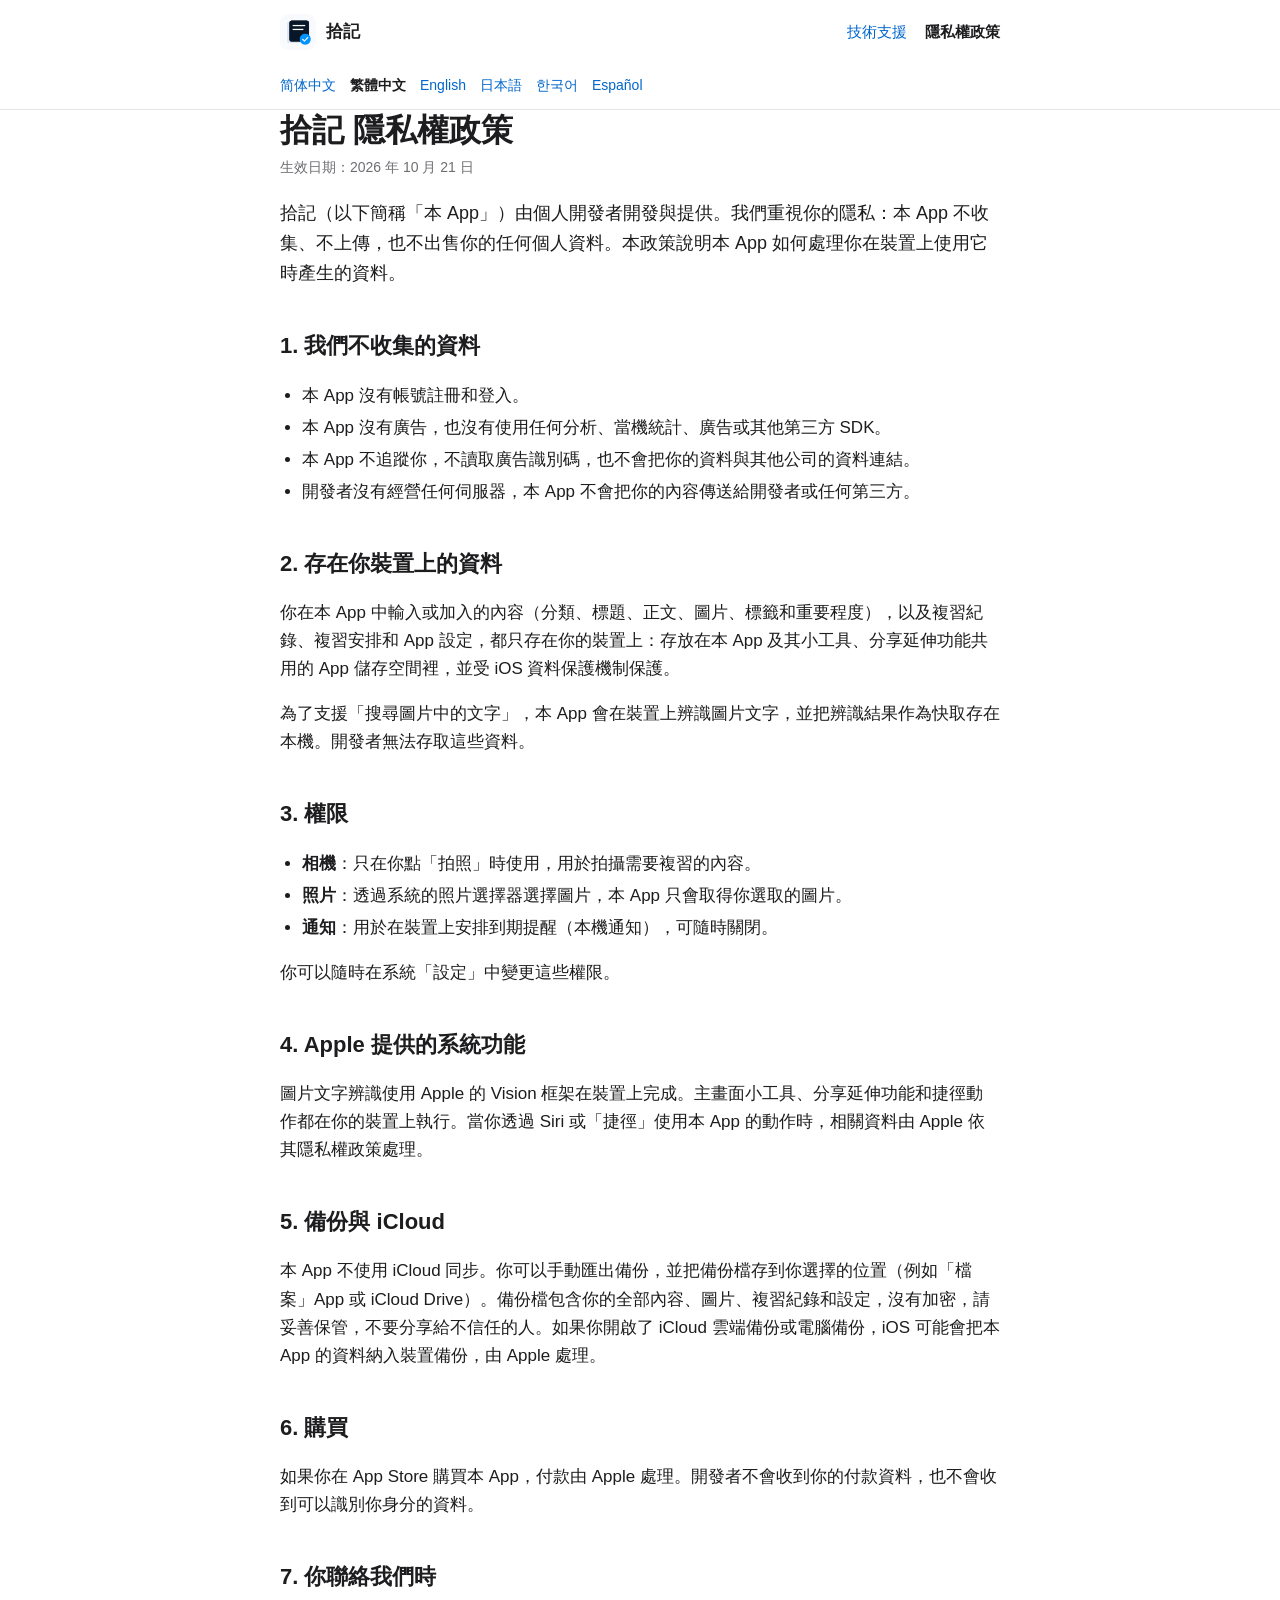
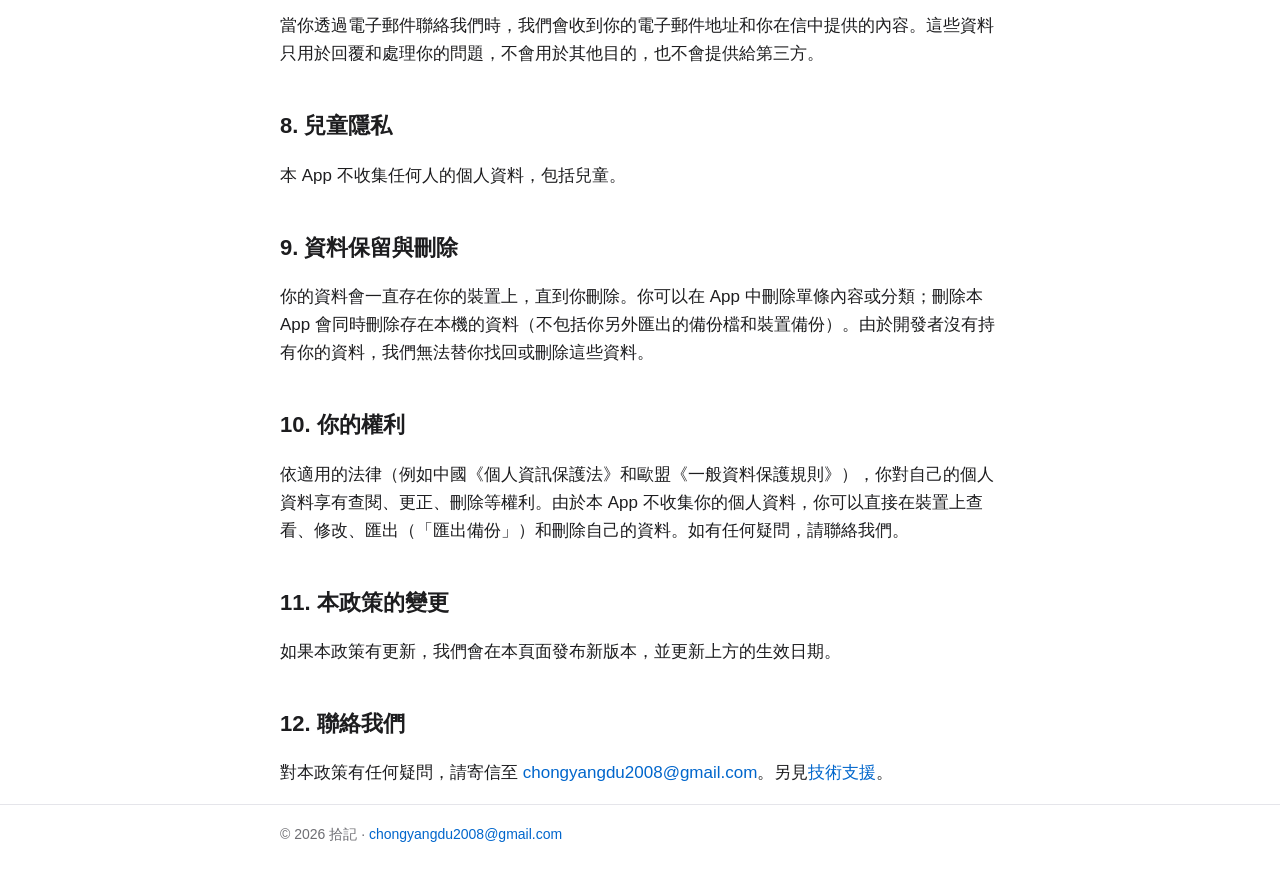
<file: zh-Hant/privacy.html>
<!doctype html>
<html lang="zh-Hant">
<head>
<meta charset="utf-8">
<meta name="viewport" content="width=device-width, initial-scale=1">
<title>隱私權政策 · 拾記</title>
<meta name="description" content="拾記（以下簡稱「本 App」）由個人開發者開發與提供。我們重視你的隱私：本 App 不收集、不上傳，也不出售你的任何個人資料。本政策說明本 App 如何處理你在裝置上使用它時產生的資料。">
<link rel="icon" href="../assets/icon.png">
<link rel="stylesheet" href="../style.css">
<link rel="alternate" hreflang="zh-Hans" href="../zh-Hans/privacy.html">
<link rel="alternate" hreflang="zh-Hant" href="../zh-Hant/privacy.html">
<link rel="alternate" hreflang="en" href="../en/privacy.html">
<link rel="alternate" hreflang="ja" href="../ja/privacy.html">
<link rel="alternate" hreflang="ko" href="../ko/privacy.html">
<link rel="alternate" hreflang="es" href="../es/privacy.html">
</head>
<body>
<header><div class="wrap">
<div class="bar"><a class="brand" href="../index.html"><img src="../assets/icon.png" alt="">拾記</a><nav class="pages"><a href="support.html">技術支援</a><a href="privacy.html" aria-current=page>隱私權政策</a></nav></div>
<nav class="langs" aria-label="語言"><a href="../zh-Hans/privacy.html" lang="zh-Hans">简体中文</a> <a href="../zh-Hant/privacy.html" lang="zh-Hant" aria-current=true>繁體中文</a> <a href="../en/privacy.html" lang="en">English</a> <a href="../ja/privacy.html" lang="ja">日本語</a> <a href="../ko/privacy.html" lang="ko">한국어</a> <a href="../es/privacy.html" lang="es">Español</a></nav>
</div></header>
<main class="wrap">
<h1>拾記 隱私權政策</h1>
<p class="meta">生效日期：2026 年 10 月 21 日</p>
<p class="lead">拾記（以下簡稱「本 App」）由個人開發者開發與提供。我們重視你的隱私：本 App 不收集、不上傳，也不出售你的任何個人資料。本政策說明本 App 如何處理你在裝置上使用它時產生的資料。</p>
<h2>1. 我們不收集的資料</h2>
<ul><li>本 App 沒有帳號註冊和登入。</li>
<li>本 App 沒有廣告，也沒有使用任何分析、當機統計、廣告或其他第三方 SDK。</li>
<li>本 App 不追蹤你，不讀取廣告識別碼，也不會把你的資料與其他公司的資料連結。</li>
<li>開發者沒有經營任何伺服器，本 App 不會把你的內容傳送給開發者或任何第三方。</li></ul>
<h2>2. 存在你裝置上的資料</h2>
<p>你在本 App 中輸入或加入的內容（分類、標題、正文、圖片、標籤和重要程度），以及複習紀錄、複習安排和 App 設定，都只存在你的裝置上：存放在本 App 及其小工具、分享延伸功能共用的 App 儲存空間裡，並受 iOS 資料保護機制保護。</p>
<p>為了支援「搜尋圖片中的文字」，本 App 會在裝置上辨識圖片文字，並把辨識結果作為快取存在本機。開發者無法存取這些資料。</p>
<h2>3. 權限</h2>
<ul><li><strong>相機</strong>：只在你點「拍照」時使用，用於拍攝需要複習的內容。</li>
<li><strong>照片</strong>：透過系統的照片選擇器選擇圖片，本 App 只會取得你選取的圖片。</li>
<li><strong>通知</strong>：用於在裝置上安排到期提醒（本機通知），可隨時關閉。</li></ul>
<p>你可以隨時在系統「設定」中變更這些權限。</p>
<h2>4. Apple 提供的系統功能</h2>
<p>圖片文字辨識使用 Apple 的 Vision 框架在裝置上完成。主畫面小工具、分享延伸功能和捷徑動作都在你的裝置上執行。當你透過 Siri 或「捷徑」使用本 App 的動作時，相關資料由 Apple 依其隱私權政策處理。</p>
<h2>5. 備份與 iCloud</h2>
<p>本 App 不使用 iCloud 同步。你可以手動匯出備份，並把備份檔存到你選擇的位置（例如「檔案」App 或 iCloud Drive）。備份檔包含你的全部內容、圖片、複習紀錄和設定，沒有加密，請妥善保管，不要分享給不信任的人。如果你開啟了 iCloud 雲端備份或電腦備份，iOS 可能會把本 App 的資料納入裝置備份，由 Apple 處理。</p>
<h2>6. 購買</h2>
<p>如果你在 App Store 購買本 App，付款由 Apple 處理。開發者不會收到你的付款資料，也不會收到可以識別你身分的資料。</p>
<h2>7. 你聯絡我們時</h2>
<p>當你透過電子郵件聯絡我們時，我們會收到你的電子郵件地址和你在信中提供的內容。這些資料只用於回覆和處理你的問題，不會用於其他目的，也不會提供給第三方。</p>
<h2>8. 兒童隱私</h2>
<p>本 App 不收集任何人的個人資料，包括兒童。</p>
<h2>9. 資料保留與刪除</h2>
<p>你的資料會一直存在你的裝置上，直到你刪除。你可以在 App 中刪除單條內容或分類；刪除本 App 會同時刪除存在本機的資料（不包括你另外匯出的備份檔和裝置備份）。由於開發者沒有持有你的資料，我們無法替你找回或刪除這些資料。</p>
<h2>10. 你的權利</h2>
<p>依適用的法律（例如中國《個人資訊保護法》和歐盟《一般資料保護規則》），你對自己的個人資料享有查閱、更正、刪除等權利。由於本 App 不收集你的個人資料，你可以直接在裝置上查看、修改、匯出（「匯出備份」）和刪除自己的資料。如有任何疑問，請聯絡我們。</p>
<h2>11. 本政策的變更</h2>
<p>如果本政策有更新，我們會在本頁面發布新版本，並更新上方的生效日期。</p>
<h2>12. 聯絡我們</h2>
<p>對本政策有任何疑問，請寄信至 <a href="mailto:chongyangdu2008@gmail.com">chongyangdu2008@gmail.com</a>。另見<a href="support.html">技術支援</a>。</p>
</main>
<footer><div class="wrap">© 2026 拾記 · <a href="mailto:chongyangdu2008@gmail.com">chongyangdu2008@gmail.com</a></div></footer>
</body>
</html>
</file>
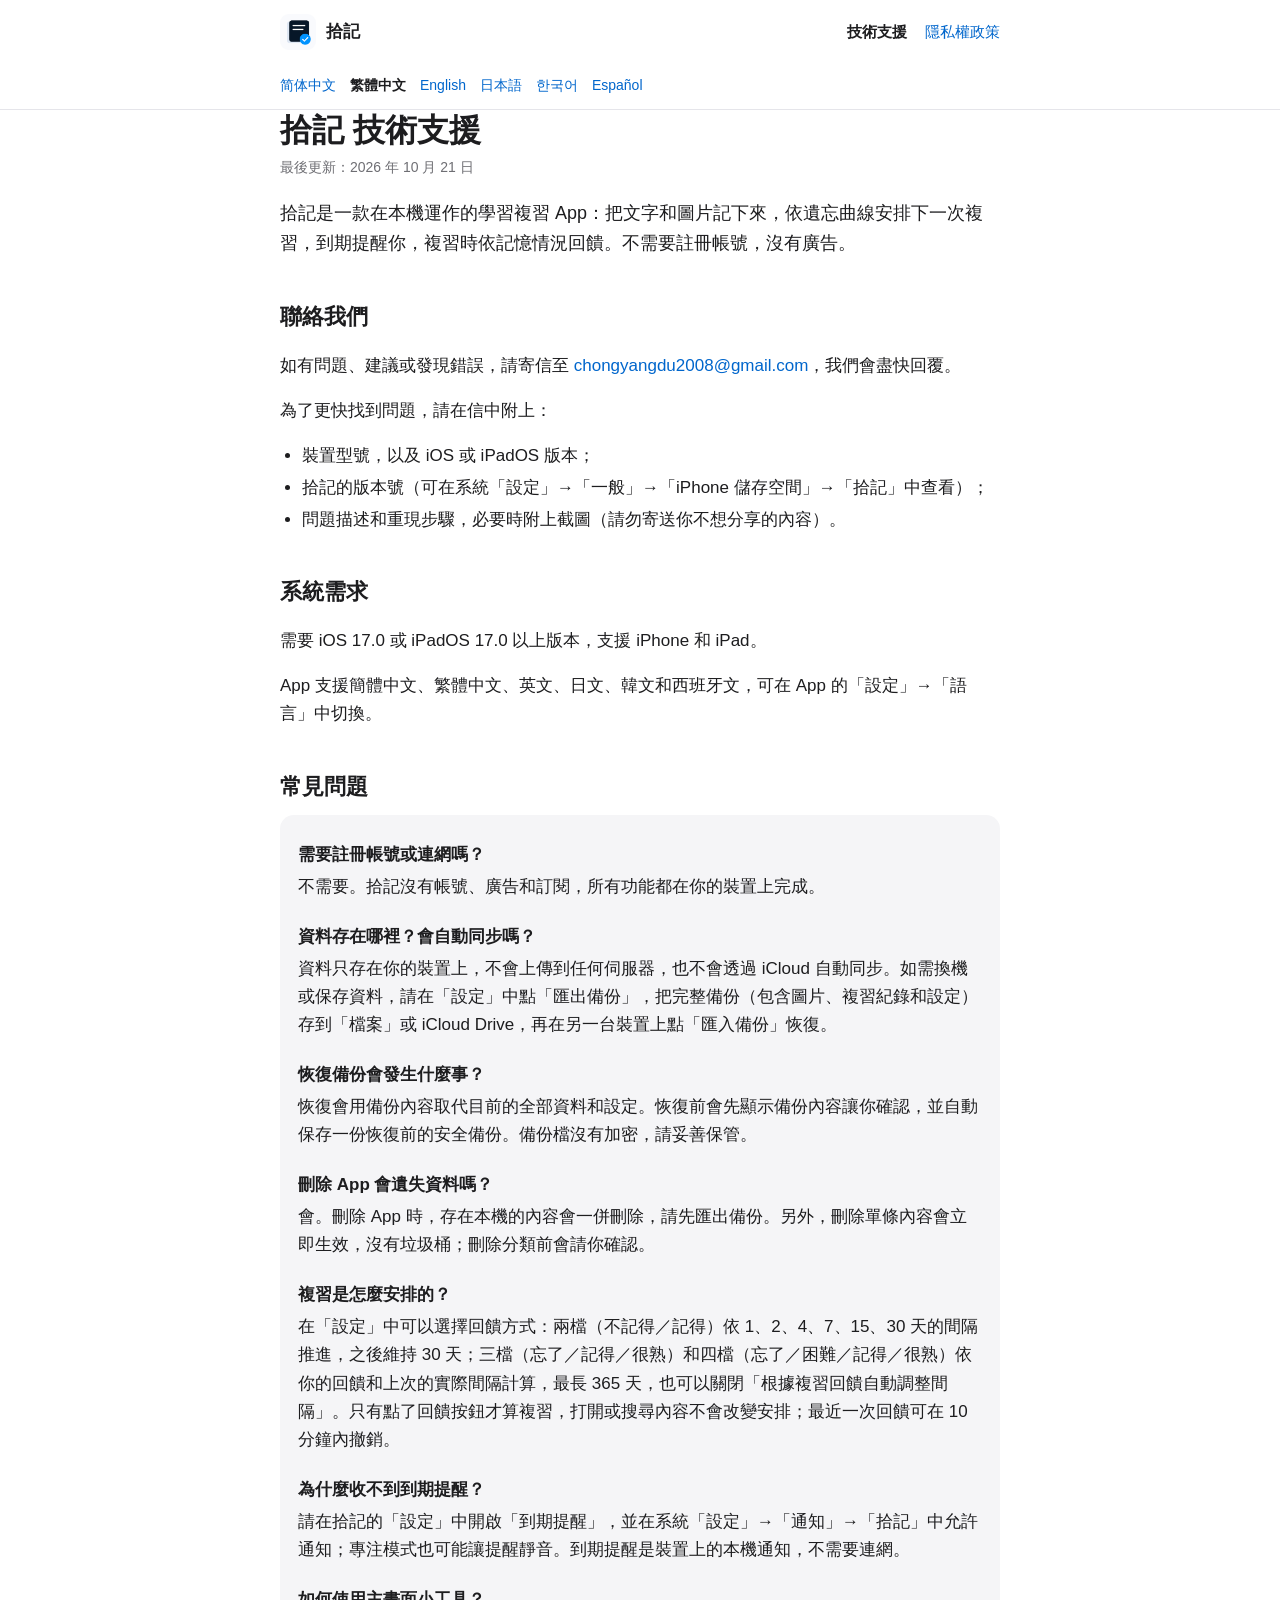
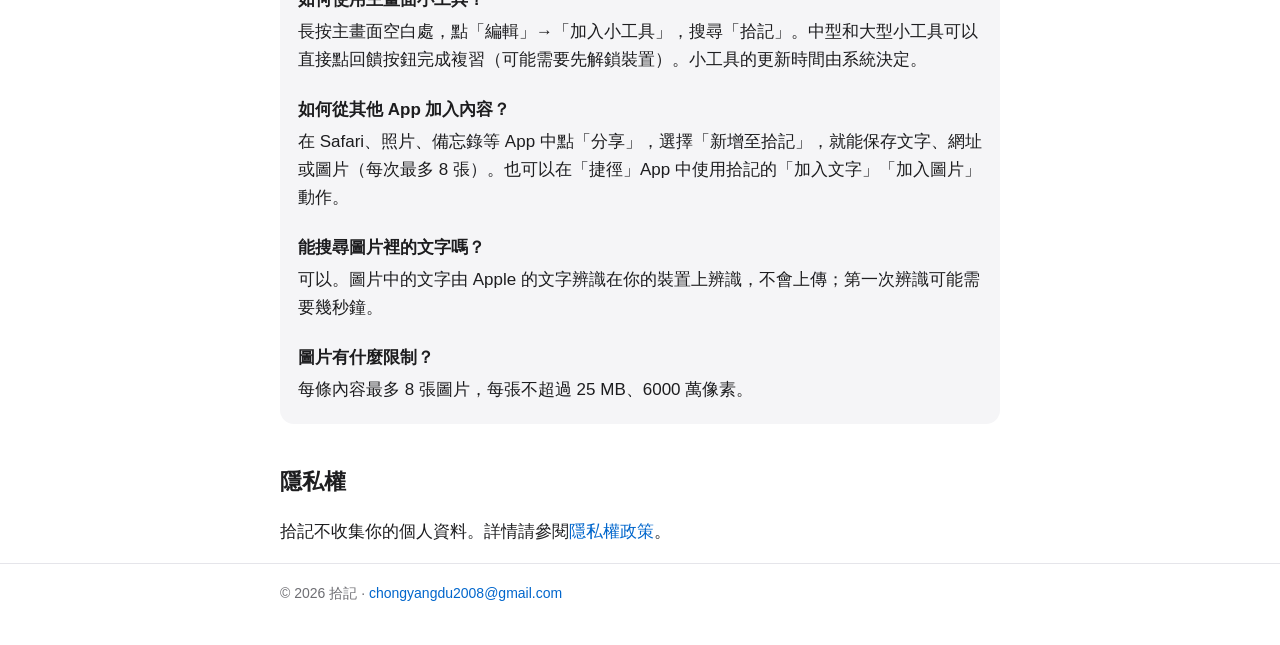
<file: zh-Hant/support.html>
<!doctype html>
<html lang="zh-Hant">
<head>
<meta charset="utf-8">
<meta name="viewport" content="width=device-width, initial-scale=1">
<title>技術支援 · 拾記</title>
<meta name="description" content="拾記是一款在本機運作的學習複習 App：把文字和圖片記下來，依遺忘曲線安排下一次複習，到期提醒你，複習時依記憶情況回饋。不需要註冊帳號，沒有廣告。">
<link rel="icon" href="../assets/icon.png">
<link rel="stylesheet" href="../style.css">
<link rel="alternate" hreflang="zh-Hans" href="../zh-Hans/support.html">
<link rel="alternate" hreflang="zh-Hant" href="../zh-Hant/support.html">
<link rel="alternate" hreflang="en" href="../en/support.html">
<link rel="alternate" hreflang="ja" href="../ja/support.html">
<link rel="alternate" hreflang="ko" href="../ko/support.html">
<link rel="alternate" hreflang="es" href="../es/support.html">
</head>
<body>
<header><div class="wrap">
<div class="bar"><a class="brand" href="../index.html"><img src="../assets/icon.png" alt="">拾記</a><nav class="pages"><a href="support.html" aria-current=page>技術支援</a><a href="privacy.html">隱私權政策</a></nav></div>
<nav class="langs" aria-label="語言"><a href="../zh-Hans/support.html" lang="zh-Hans">简体中文</a> <a href="../zh-Hant/support.html" lang="zh-Hant" aria-current=true>繁體中文</a> <a href="../en/support.html" lang="en">English</a> <a href="../ja/support.html" lang="ja">日本語</a> <a href="../ko/support.html" lang="ko">한국어</a> <a href="../es/support.html" lang="es">Español</a></nav>
</div></header>
<main class="wrap">
<h1>拾記 技術支援</h1>
<p class="meta">最後更新：2026 年 10 月 21 日</p>
<p class="lead">拾記是一款在本機運作的學習複習 App：把文字和圖片記下來，依遺忘曲線安排下一次複習，到期提醒你，複習時依記憶情況回饋。不需要註冊帳號，沒有廣告。</p>
<h2>聯絡我們</h2>
<p>如有問題、建議或發現錯誤，請寄信至 <a href="mailto:chongyangdu2008@gmail.com">chongyangdu2008@gmail.com</a>，我們會盡快回覆。</p>
<p>為了更快找到問題，請在信中附上：</p>
<ul><li>裝置型號，以及 iOS 或 iPadOS 版本；</li>
<li>拾記的版本號（可在系統「設定」→「一般」→「iPhone 儲存空間」→「拾記」中查看）；</li>
<li>問題描述和重現步驟，必要時附上截圖（請勿寄送你不想分享的內容）。</li></ul>
<h2>系統需求</h2>
<p>需要 iOS 17.0 或 iPadOS 17.0 以上版本，支援 iPhone 和 iPad。</p>
<p>App 支援簡體中文、繁體中文、英文、日文、韓文和西班牙文，可在 App 的「設定」→「語言」中切換。</p>
<h2>常見問題</h2>
<div class="faq">
<h3>需要註冊帳號或連網嗎？</h3>
<p>不需要。拾記沒有帳號、廣告和訂閱，所有功能都在你的裝置上完成。</p>
<h3>資料存在哪裡？會自動同步嗎？</h3>
<p>資料只存在你的裝置上，不會上傳到任何伺服器，也不會透過 iCloud 自動同步。如需換機或保存資料，請在「設定」中點「匯出備份」，把完整備份（包含圖片、複習紀錄和設定）存到「檔案」或 iCloud Drive，再在另一台裝置上點「匯入備份」恢復。</p>
<h3>恢復備份會發生什麼事？</h3>
<p>恢復會用備份內容取代目前的全部資料和設定。恢復前會先顯示備份內容讓你確認，並自動保存一份恢復前的安全備份。備份檔沒有加密，請妥善保管。</p>
<h3>刪除 App 會遺失資料嗎？</h3>
<p>會。刪除 App 時，存在本機的內容會一併刪除，請先匯出備份。另外，刪除單條內容會立即生效，沒有垃圾桶；刪除分類前會請你確認。</p>
<h3>複習是怎麼安排的？</h3>
<p>在「設定」中可以選擇回饋方式：兩檔（不記得／記得）依 1、2、4、7、15、30 天的間隔推進，之後維持 30 天；三檔（忘了／記得／很熟）和四檔（忘了／困難／記得／很熟）依你的回饋和上次的實際間隔計算，最長 365 天，也可以關閉「根據複習回饋自動調整間隔」。只有點了回饋按鈕才算複習，打開或搜尋內容不會改變安排；最近一次回饋可在 10 分鐘內撤銷。</p>
<h3>為什麼收不到到期提醒？</h3>
<p>請在拾記的「設定」中開啟「到期提醒」，並在系統「設定」→「通知」→「拾記」中允許通知；專注模式也可能讓提醒靜音。到期提醒是裝置上的本機通知，不需要連網。</p>
<h3>如何使用主畫面小工具？</h3>
<p>長按主畫面空白處，點「編輯」→「加入小工具」，搜尋「拾記」。中型和大型小工具可以直接點回饋按鈕完成複習（可能需要先解鎖裝置）。小工具的更新時間由系統決定。</p>
<h3>如何從其他 App 加入內容？</h3>
<p>在 Safari、照片、備忘錄等 App 中點「分享」，選擇「新增至拾記」，就能保存文字、網址或圖片（每次最多 8 張）。也可以在「捷徑」App 中使用拾記的「加入文字」「加入圖片」動作。</p>
<h3>能搜尋圖片裡的文字嗎？</h3>
<p>可以。圖片中的文字由 Apple 的文字辨識在你的裝置上辨識，不會上傳；第一次辨識可能需要幾秒鐘。</p>
<h3>圖片有什麼限制？</h3>
<p>每條內容最多 8 張圖片，每張不超過 25 MB、6000 萬像素。</p>
</div>
<h2>隱私權</h2>
<p>拾記不收集你的個人資料。詳情請參閱<a href="privacy.html">隱私權政策</a>。</p>
</main>
<footer><div class="wrap">© 2026 拾記 · <a href="mailto:chongyangdu2008@gmail.com">chongyangdu2008@gmail.com</a></div></footer>
</body>
</html>
</file>
<file: style.css>
:root{color-scheme:light dark;--bg:#ffffff;--fg:#1d1d1f;--muted:#6e6e73;--line:#e5e5ea;--card:#f5f5f7;--link:#0066cc}
@media (prefers-color-scheme:dark){:root{--bg:#000000;--fg:#f5f5f7;--muted:#a1a1a6;--line:#2c2c2e;--card:#1c1c1e;--link:#4ea1ff}}
*{box-sizing:border-box}
body{margin:0;background:var(--bg);color:var(--fg);font:17px/1.65 -apple-system,BlinkMacSystemFont,"SF Pro Text","PingFang SC","PingFang TC","Hiragino Sans","Apple SD Gothic Neo","Helvetica Neue",Arial,sans-serif;-webkit-text-size-adjust:100%}
a{color:var(--link);text-decoration:none}a:hover{text-decoration:underline}
.wrap{max-width:760px;margin:0 auto;padding:0 20px}
header{border-bottom:1px solid var(--line)}
.bar{display:flex;align-items:center;justify-content:space-between;gap:12px;flex-wrap:wrap;padding:14px 0}
.brand{display:flex;align-items:center;gap:10px;font-weight:600;color:var(--fg)}
.brand img{width:36px;height:36px;border-radius:9px}
.pages{display:flex;gap:18px;font-size:15px}
.pages a[aria-current=page]{color:var(--fg);font-weight:600}
.langs{display:flex;flex-wrap:wrap;gap:6px 14px;padding:10px 0 12px;font-size:14px;color:var(--muted)}
.langs a[aria-current=true]{color:var(--fg);font-weight:600}
main{padding:28px 0 40px}
h1{font-size:32px;line-height:1.25;margin:0 0 6px}
.meta{color:var(--muted);font-size:14px;margin:0 0 20px}
.lead{font-size:18px}
h2{font-size:22px;margin:36px 0 10px;padding-top:4px}
h3{font-size:17px;margin:22px 0 4px}
ul{padding-left:1.3em}li{margin:4px 0}
.faq{background:var(--card);border-radius:14px;padding:4px 18px 14px;margin-top:8px}
.faq p{margin:0 0 6px}
footer{border-top:1px solid var(--line);color:var(--muted);font-size:14px;padding:18px 0 40px}
.home h1{margin-top:8px}
.choices{list-style:none;padding:0;display:grid;grid-template-columns:repeat(auto-fit,minmax(210px,1fr));gap:12px}
.choices li{background:var(--card);border-radius:14px;padding:14px 16px;margin:0}
.choices strong{display:block;margin-bottom:4px}
.choices a{margin-right:14px}
</file>
